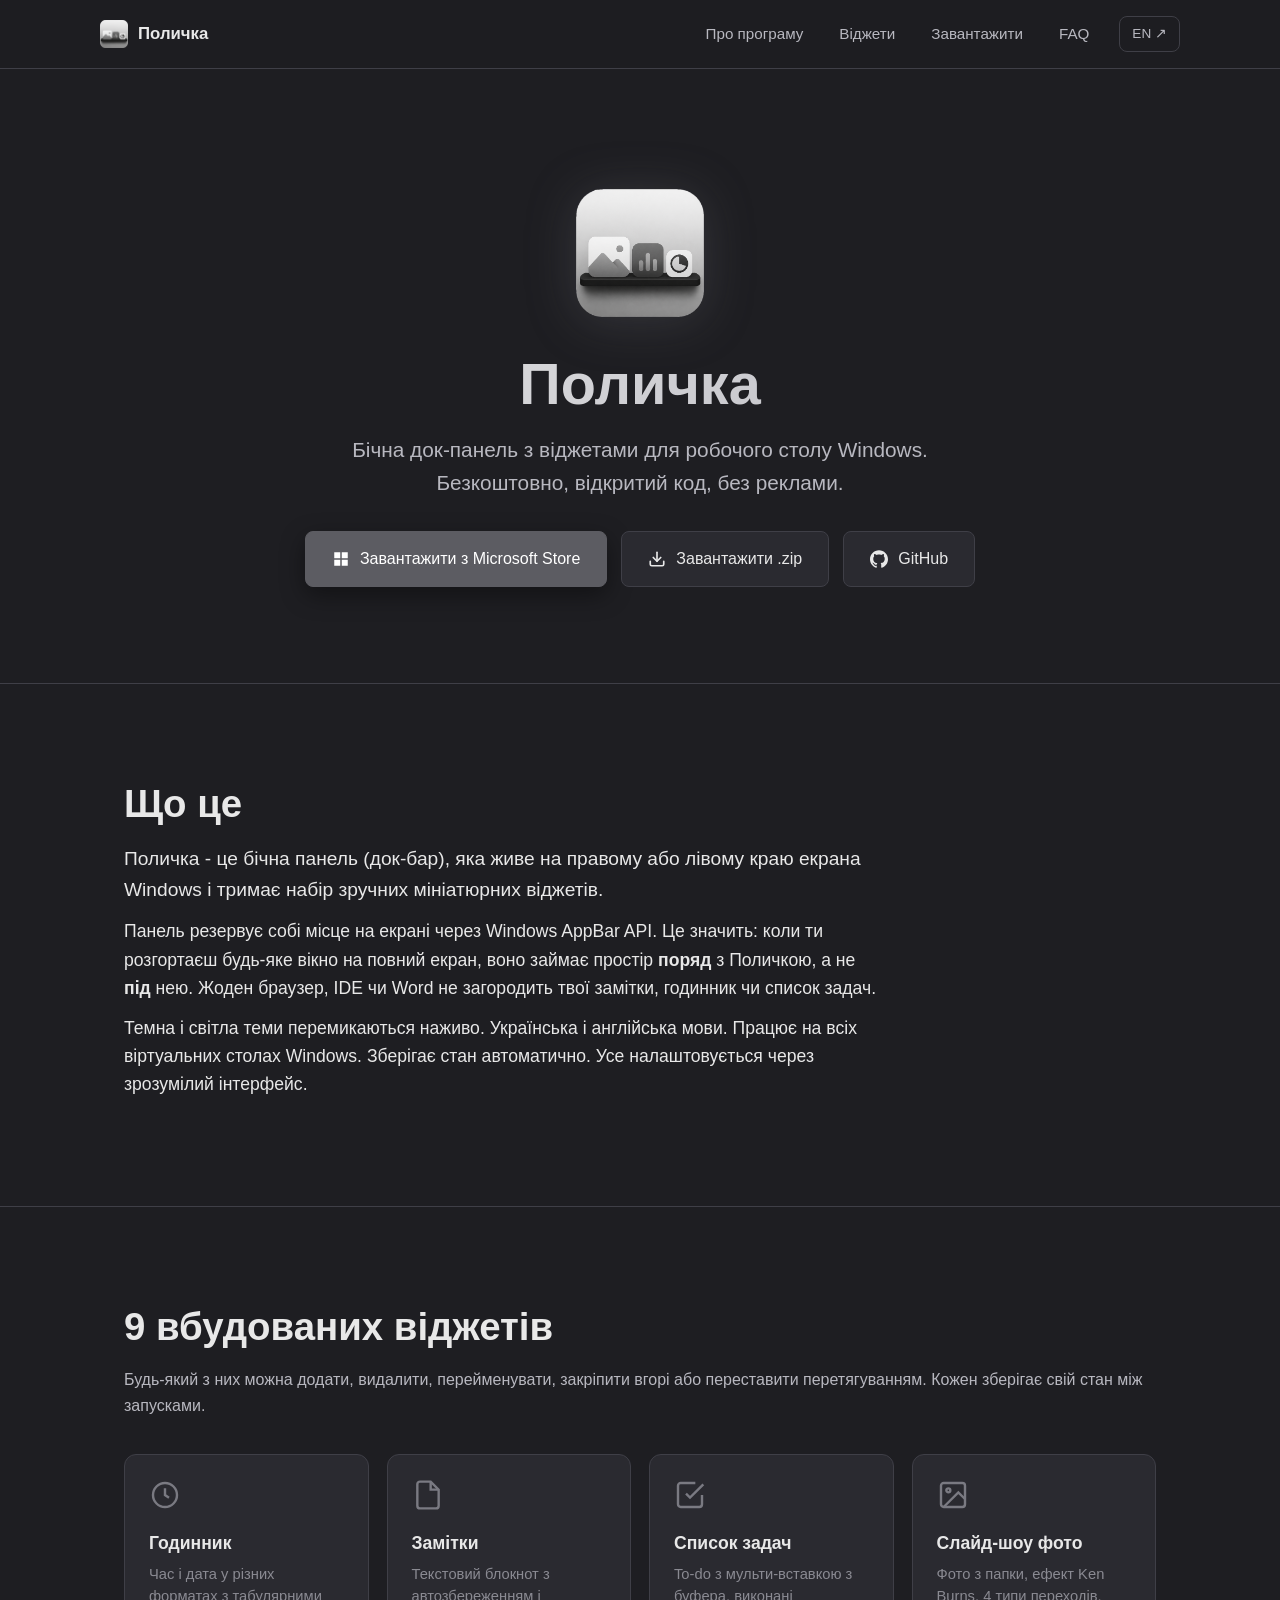
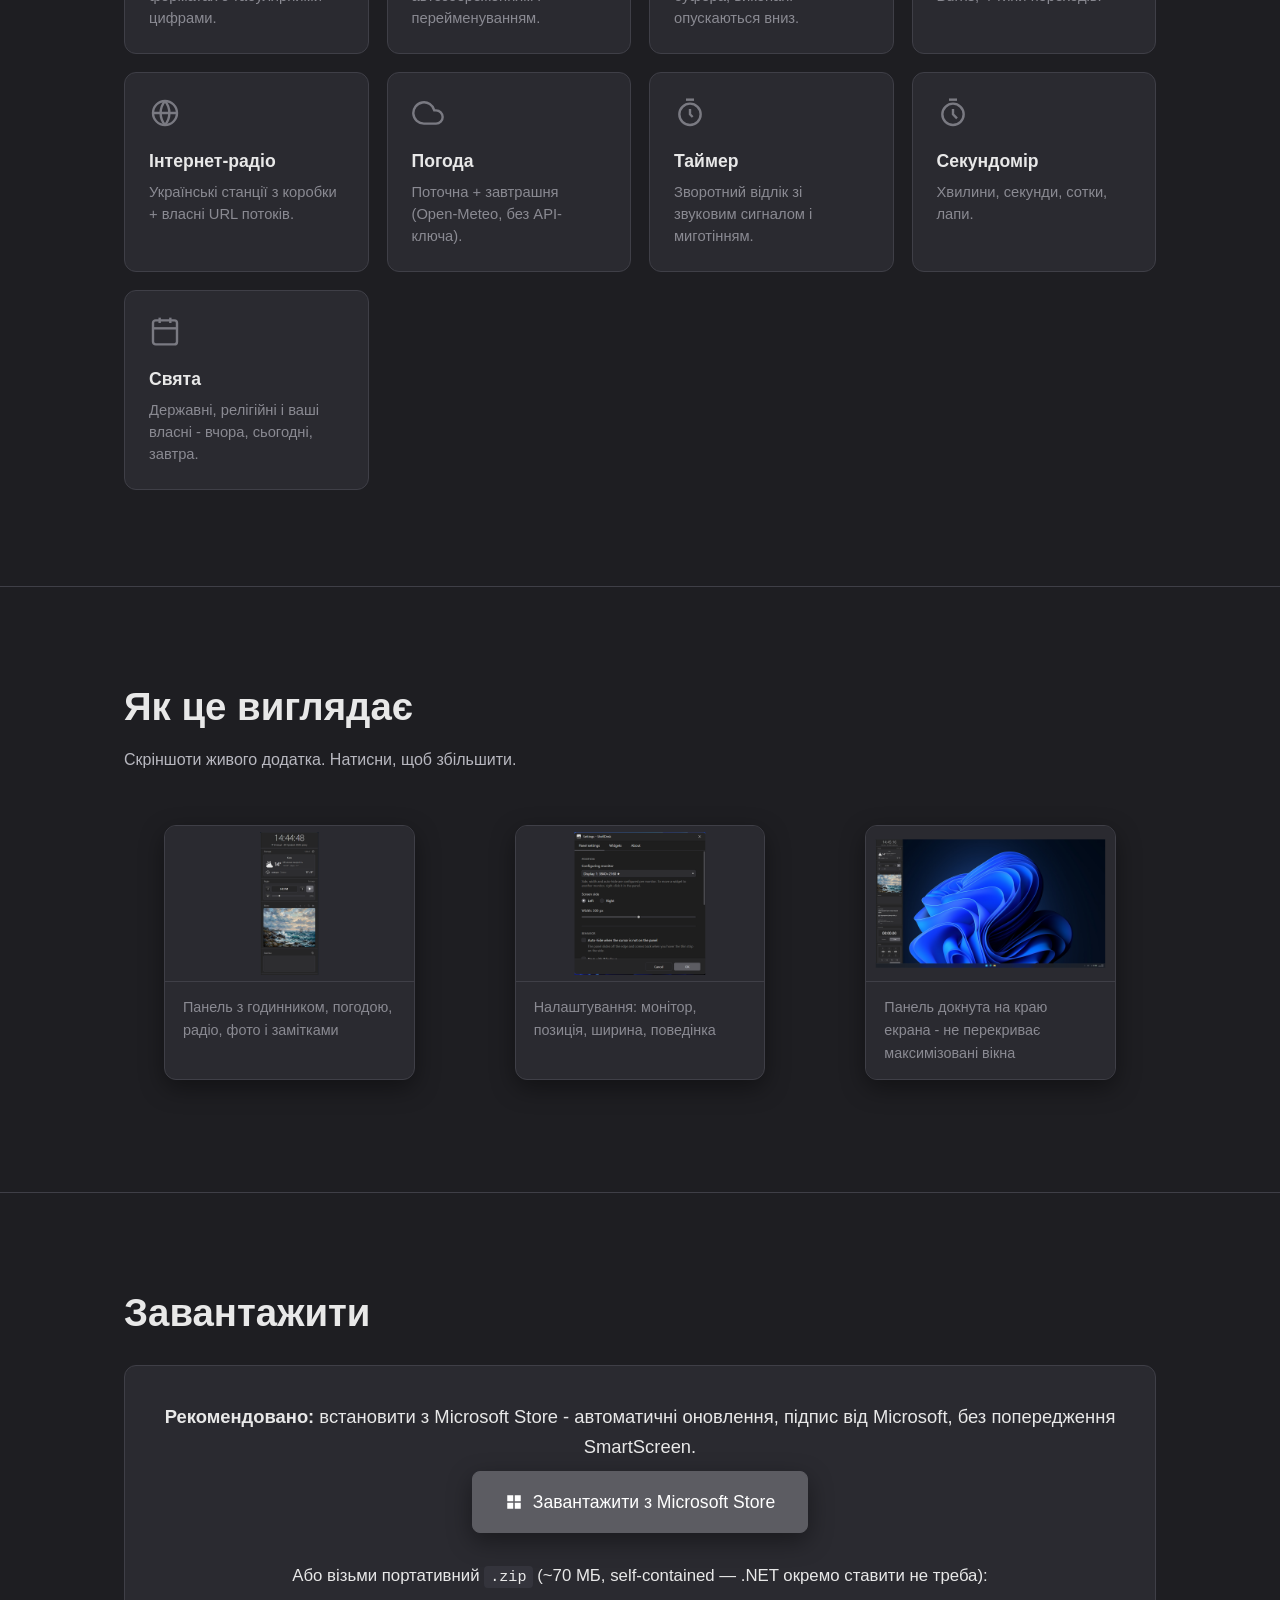
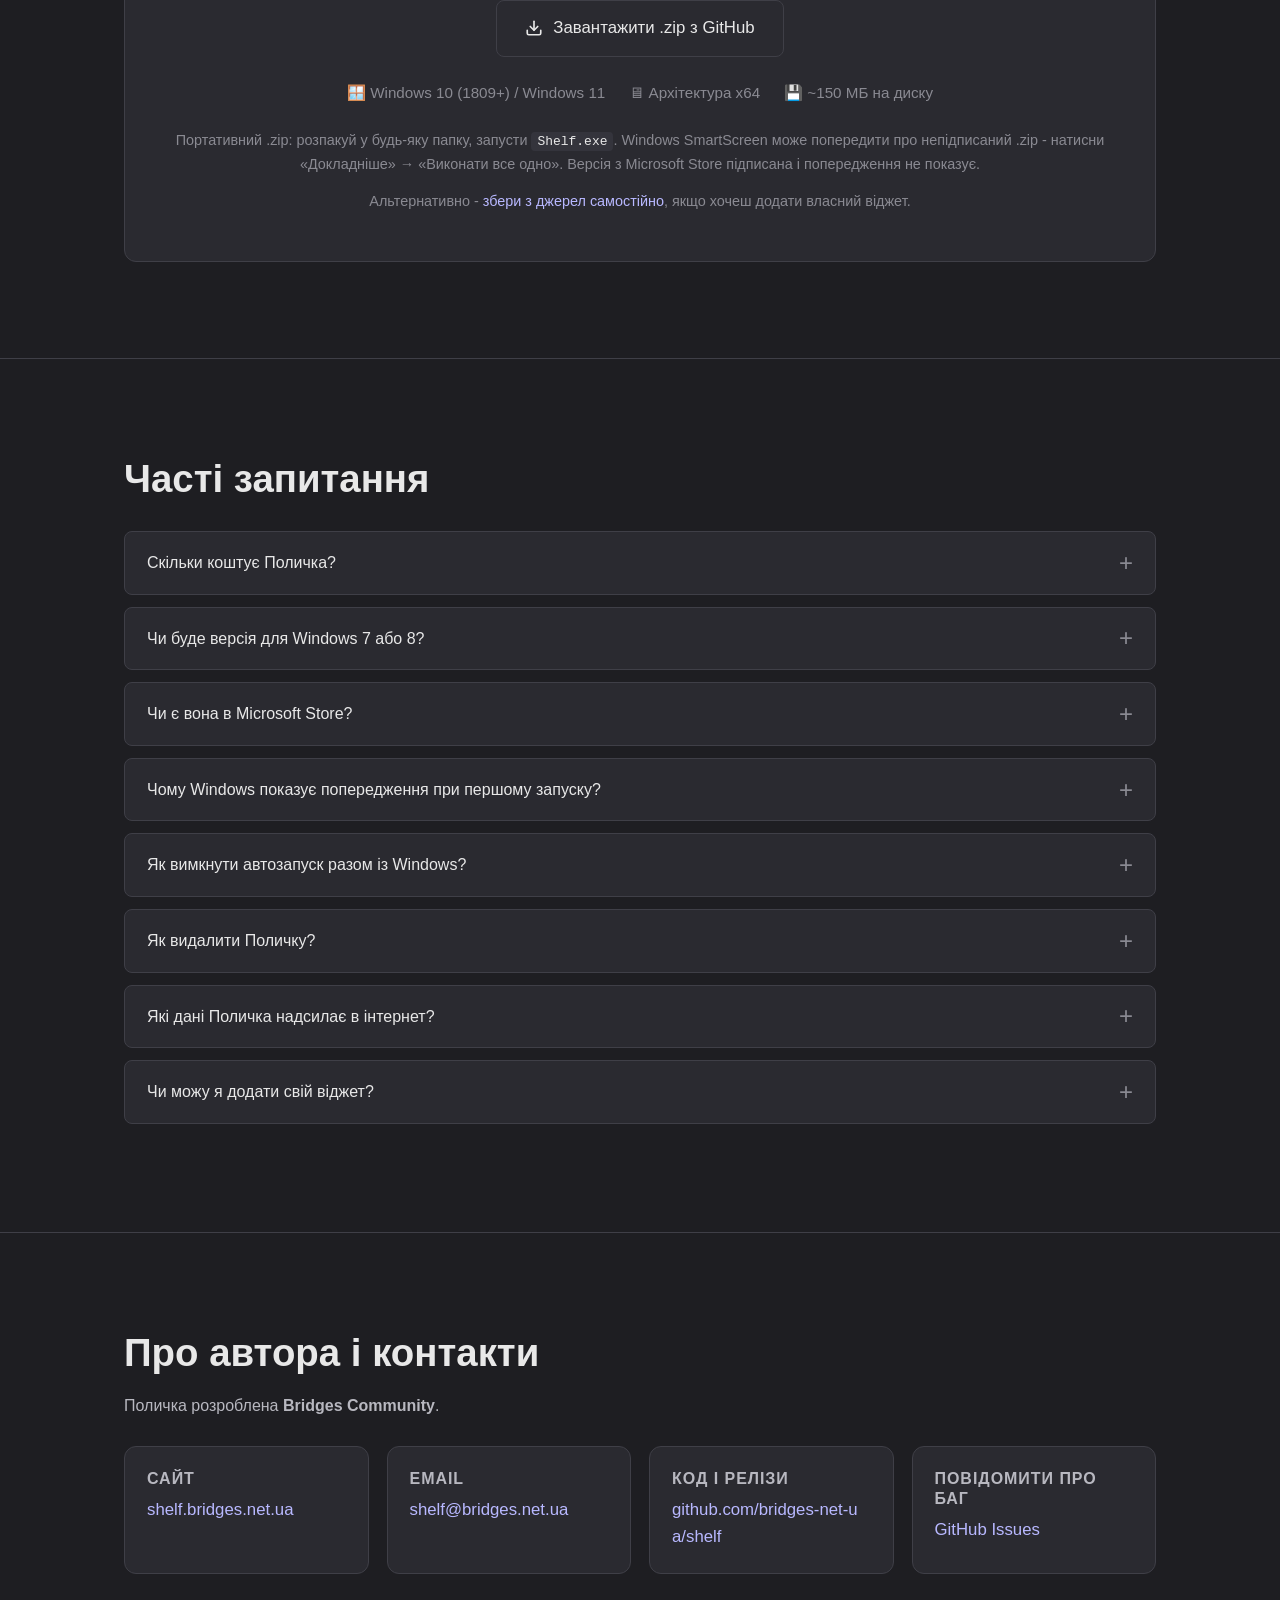
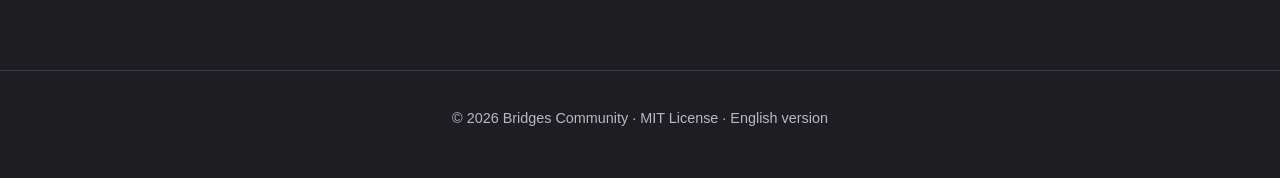
<file: docs/index.html>
<!DOCTYPE html>
<html lang="uk">
<head>
  <meta charset="UTF-8">
  <meta name="viewport" content="width=device-width, initial-scale=1.0">
  <title>Поличка - док-панель з віджетами для Windows</title>
  <meta name="description" content="Поличка - безкоштовна open-source док-панель для робочого столу Windows. 9 вбудованих віджетів: годинник, замітки, задачі, фото, радіо, погода, таймер, секундомір, свята.">
  <meta name="author" content="Bridges Community">
  <meta name="theme-color" content="#1E1E22">

  <!-- Open Graph -->
  <meta property="og:type" content="website">
  <meta property="og:url" content="https://shelf.bridges.net.ua/">
  <meta property="og:title" content="Поличка - док-панель з віджетами для Windows">
  <meta property="og:description" content="Безкоштовна open-source док-панель з 9 віджетами. Лежить на краю екрана, не заважає вікнам, і робить робочий стіл живим.">
  <meta property="og:image" content="https://shelf.bridges.net.ua/assets/og-image.png">
  <meta property="og:locale" content="uk_UA">
  <meta property="og:locale:alternate" content="en_US">

  <!-- Twitter -->
  <meta name="twitter:card" content="summary_large_image">
  <meta name="twitter:title" content="Поличка - док-панель з віджетами для Windows">
  <meta name="twitter:description" content="Безкоштовна open-source док-панель з 9 віджетами для робочого столу Windows.">
  <meta name="twitter:image" content="https://shelf.bridges.net.ua/assets/og-image.png">

  <link rel="icon" type="image/x-icon" href="assets/favicon.ico">
  <link rel="alternate" hreflang="uk" href="https://shelf.bridges.net.ua/">
  <link rel="alternate" hreflang="en" href="https://shelf.bridges.net.ua/en/">
  <link rel="canonical" href="https://shelf.bridges.net.ua/">
  <link rel="stylesheet" href="style.css">
</head>
<body>

<header class="site-header">
  <div class="container nav">
    <a href="#top" class="brand">
      <img src="assets/logo.png" alt="" aria-hidden="true">
      <span>Поличка</span>
    </a>
    <nav class="nav-links" aria-label="Основне меню">
      <a href="#about">Про програму</a>
      <a href="#widgets">Віджети</a>
      <a href="#download">Завантажити</a>
      <a href="#faq">FAQ</a>
      <a href="en/" class="lang-switch" lang="en">EN ↗</a>
    </nav>
  </div>
</header>

<main id="top">

  <!-- HERO -->
  <section class="hero">
    <div class="container">
      <img src="assets/logo.png" alt="Логотип Поличка" class="hero-logo">
      <h1>Поличка</h1>
      <p class="tagline">Бічна док-панель з віджетами для робочого столу Windows. Безкоштовно, відкритий код, без реклами.</p>
      <div class="hero-actions">
        <a href="https://apps.microsoft.com/detail/9NFC2DKPQDLJ" class="btn btn-primary">
          <svg class="icon" viewBox="0 0 24 24" fill="currentColor"><path d="M3 3h8v8H3zM13 3h8v8h-8zM3 13h8v8H3zM13 13h8v8h-8z"/></svg>
          Завантажити з Microsoft Store
        </a>
        <a href="https://github.com/bridges-net-ua/shelf/releases/latest" class="btn btn-secondary">
          <svg class="icon" viewBox="0 0 24 24" fill="none" stroke="currentColor" stroke-width="2.2" stroke-linecap="round" stroke-linejoin="round"><path d="M21 15v4a2 2 0 0 1-2 2H5a2 2 0 0 1-2-2v-4"/><polyline points="7 10 12 15 17 10"/><line x1="12" y1="15" x2="12" y2="3"/></svg>
          Завантажити .zip
        </a>
        <a href="https://github.com/bridges-net-ua/shelf" class="btn btn-secondary">
          <svg class="icon" viewBox="0 0 24 24" fill="currentColor"><path d="M12 .297c-6.63 0-12 5.373-12 12 0 5.303 3.438 9.8 8.205 11.385.6.113.82-.258.82-.577 0-.285-.01-1.04-.015-2.04-3.338.724-4.042-1.61-4.042-1.61C4.422 18.07 3.633 17.7 3.633 17.7c-1.087-.744.084-.729.084-.729 1.205.084 1.838 1.236 1.838 1.236 1.07 1.835 2.809 1.305 3.495.998.108-.776.417-1.305.76-1.605-2.665-.3-5.466-1.332-5.466-5.93 0-1.31.465-2.38 1.235-3.22-.135-.303-.54-1.523.105-3.176 0 0 1.005-.322 3.3 1.23.96-.267 1.98-.4 3-.405 1.02.005 2.04.138 3 .405 2.28-1.552 3.285-1.23 3.285-1.23.645 1.653.24 2.873.12 3.176.765.84 1.23 1.91 1.23 3.22 0 4.61-2.805 5.625-5.475 5.92.42.36.81 1.096.81 2.22 0 1.606-.015 2.896-.015 3.286 0 .315.21.69.825.57C20.565 22.092 24 17.592 24 12.297c0-6.627-5.373-12-12-12"/></svg>
          GitHub
        </a>
      </div>
    </div>
  </section>

  <!-- ABOUT -->
  <section id="about" class="about">
    <div class="container">
      <h2>Що це</h2>
      <p class="lead">Поличка - це бічна панель (док-бар), яка живе на правому або лівому краю екрана Windows і тримає набір зручних мініатюрних віджетів.</p>
      <p>Панель резервує собі місце на екрані через Windows AppBar API. Це значить: коли ти розгортаєш будь-яке вікно на повний екран, воно займає простір <strong>поряд</strong> з Поличкою, а не <strong>під</strong> нею. Жоден браузер, IDE чи Word не загородить твої замітки, годинник чи список задач.</p>
      <p>Темна і світла теми перемикаються наживо. Українська і англійська мови. Працює на всіх віртуальних столах Windows. Зберігає стан автоматично. Усе налаштовується через зрозумілий інтерфейс.</p>
    </div>
  </section>

  <!-- WIDGETS -->
  <section id="widgets">
    <div class="container">
      <h2>9 вбудованих віджетів</h2>
      <p>Будь-який з них можна додати, видалити, перейменувати, закріпити вгорі або переставити перетягуванням. Кожен зберігає свій стан між запусками.</p>

      <div class="widgets-grid">
        <div class="widget-card">
          <svg class="widget-icon" viewBox="0 0 24 24" fill="none" stroke="currentColor" stroke-width="1.8"><circle cx="12" cy="12" r="9"/><polyline points="12 7 12 12 15 14"/></svg>
          <h3>Годинник</h3>
          <p>Час і дата у різних форматах з табулярними цифрами.</p>
        </div>

        <div class="widget-card">
          <svg class="widget-icon" viewBox="0 0 24 24" fill="none" stroke="currentColor" stroke-width="1.8"><path d="M14 2H6a2 2 0 0 0-2 2v16a2 2 0 0 0 2 2h12a2 2 0 0 0 2-2V8z"/><polyline points="14 2 14 8 20 8"/></svg>
          <h3>Замітки</h3>
          <p>Текстовий блокнот з автозбереженням і перейменуванням.</p>
        </div>

        <div class="widget-card">
          <svg class="widget-icon" viewBox="0 0 24 24" fill="none" stroke="currentColor" stroke-width="1.8"><polyline points="9 11 12 14 22 4"/><path d="M21 12v7a2 2 0 0 1-2 2H5a2 2 0 0 1-2-2V5a2 2 0 0 1 2-2h11"/></svg>
          <h3>Список задач</h3>
          <p>To-do з мульти-вставкою з буфера, виконані опускаються вниз.</p>
        </div>

        <div class="widget-card">
          <svg class="widget-icon" viewBox="0 0 24 24" fill="none" stroke="currentColor" stroke-width="1.8"><rect x="3" y="3" width="18" height="18" rx="2"/><circle cx="8.5" cy="8.5" r="1.5"/><polyline points="21 15 16 10 5 21"/></svg>
          <h3>Слайд-шоу фото</h3>
          <p>Фото з папки, ефект Ken Burns, 4 типи переходів.</p>
        </div>

        <div class="widget-card">
          <svg class="widget-icon" viewBox="0 0 24 24" fill="none" stroke="currentColor" stroke-width="1.8"><circle cx="12" cy="12" r="9"/><path d="M3 12h18M12 3a14 14 0 0 1 0 18M12 3a14 14 0 0 0 0 18"/></svg>
          <h3>Інтернет-радіо</h3>
          <p>Українські станції з коробки + власні URL потоків.</p>
        </div>

        <div class="widget-card">
          <svg class="widget-icon" viewBox="0 0 24 24" fill="none" stroke="currentColor" stroke-width="1.8"><path d="M18 10h-1.26A8 8 0 1 0 9 20h9a5 5 0 0 0 0-10z"/></svg>
          <h3>Погода</h3>
          <p>Поточна + завтрашня (Open-Meteo, без API-ключа).</p>
        </div>

        <div class="widget-card">
          <svg class="widget-icon" viewBox="0 0 24 24" fill="none" stroke="currentColor" stroke-width="1.8"><circle cx="12" cy="13" r="8"/><polyline points="12 9 12 13 14 15"/><path d="M9 2h6M12 21v0"/></svg>
          <h3>Таймер</h3>
          <p>Зворотний відлік зі звуковим сигналом і миготінням.</p>
        </div>

        <div class="widget-card">
          <svg class="widget-icon" viewBox="0 0 24 24" fill="none" stroke="currentColor" stroke-width="1.8"><circle cx="12" cy="13" r="8"/><polyline points="12 9 12 13 15 16"/><line x1="9" y1="2" x2="15" y2="2"/></svg>
          <h3>Секундомір</h3>
          <p>Хвилини, секунди, сотки, лапи.</p>
        </div>

        <div class="widget-card">
          <svg class="widget-icon" viewBox="0 0 24 24" fill="none" stroke="currentColor" stroke-width="1.8"><rect x="3" y="4" width="18" height="18" rx="2"/><line x1="16" y1="2" x2="16" y2="6"/><line x1="8" y1="2" x2="8" y2="6"/><line x1="3" y1="10" x2="21" y2="10"/></svg>
          <h3>Свята</h3>
          <p>Державні, релігійні і ваші власні - вчора, сьогодні, завтра.</p>
        </div>
      </div>
    </div>
  </section>

  <!-- SCREENSHOTS -->
  <section id="screenshots">
    <div class="container">
      <h2>Як це виглядає</h2>
      <p>Скріншоти живого додатка. Натисни, щоб збільшити.</p>

      <div class="screenshots">
        <figure class="screenshot">
          <img src="assets/screenshot-1.png" alt="Панель Поличка з віджетами">
          <figcaption>Панель з годинником, погодою, радіо, фото і замітками</figcaption>
        </figure>
        <figure class="screenshot">
          <img src="assets/screenshot-2.png" alt="Вікно налаштувань">
          <figcaption>Налаштування: монітор, позиція, ширина, поведінка</figcaption>
        </figure>
        <figure class="screenshot">
          <img src="assets/screenshot-3.png" alt="Поличка на робочому столі">
          <figcaption>Панель докнута на краю екрана - не перекриває максимізовані вікна</figcaption>
        </figure>
      </div>
    </div>
  </section>

  <!-- DOWNLOAD -->
  <section id="download">
    <div class="container">
      <h2>Завантажити</h2>

      <div class="download-box">
        <p style="font-size: 1.15rem; color: var(--text); margin-bottom: 10px;">
          <strong>Рекомендовано:</strong> встановити з Microsoft Store - автоматичні оновлення, підпис від Microsoft, без попередження SmartScreen.
        </p>
        <a href="https://apps.microsoft.com/detail/9NFC2DKPQDLJ" class="btn btn-primary" style="font-size: 1.1rem; padding: 16px 32px;">
          <svg class="icon" viewBox="0 0 24 24" fill="currentColor"><path d="M3 3h8v8H3zM13 3h8v8h-8zM3 13h8v8H3zM13 13h8v8h-8z"/></svg>
          Завантажити з Microsoft Store
        </a>

        <p style="font-size: 1.05rem; color: var(--text); margin: 30px 0 10px;">
          Або візьми портативний <code>.zip</code> (~70 МБ, self-contained — .NET окремо ставити не треба):
        </p>
        <a href="https://github.com/bridges-net-ua/shelf/releases/latest" class="btn btn-secondary" style="font-size: 1.05rem; padding: 14px 28px;">
          <svg class="icon" viewBox="0 0 24 24" fill="none" stroke="currentColor" stroke-width="2.2" stroke-linecap="round" stroke-linejoin="round"><path d="M21 15v4a2 2 0 0 1-2 2H5a2 2 0 0 1-2-2v-4"/><polyline points="7 10 12 15 17 10"/><line x1="12" y1="15" x2="12" y2="3"/></svg>
          Завантажити .zip з GitHub
        </a>
        <div class="platforms">
          <span>🪟 Windows 10 (1809+) / Windows 11</span>
          <span>🖥 Архітектура x64</span>
          <span>💾 ~150 МБ на диску</span>
        </div>
        <p style="font-size: 0.9rem; color: var(--text-muted); margin-top: 14px;">
          Портативний .zip: розпакуй у будь-яку папку, запусти <code>Shelf.exe</code>. Windows SmartScreen може попередити про непідписаний .zip - натисни «Докладніше» → «Виконати все одно». Версія з Microsoft Store підписана і попередження не показує.
        </p>
        <p style="font-size: 0.9rem; color: var(--text-muted); margin-top: 14px;">
          Альтернативно - <a href="https://github.com/bridges-net-ua/shelf#збірка-з-джерел">збери з джерел самостійно</a>, якщо хочеш додати власний віджет.
        </p>
      </div>
    </div>
  </section>

  <!-- FAQ -->
  <section id="faq">
    <div class="container">
      <h2>Часті запитання</h2>

      <div class="faq">
        <details>
          <summary>Скільки коштує Поличка?</summary>
          <p>Нічого. Програма безкоштовна і має відкритий код під ліцензією MIT. Жодних підписок, реклами, in-app покупок, телеметрії.</p>
        </details>

        <details>
          <summary>Чи буде версія для Windows 7 або 8?</summary>
          <p>Ні. Поличка побудована на .NET 8 і використовує сучасні WPF/Win32 API, які доступні з Windows 10 версії 1809 і пізніших. Підтримка старіших систем не планується.</p>
        </details>

        <details>
          <summary>Чи є вона в Microsoft Store?</summary>
          <p>Так - Поличка доступна в Microsoft Store: <a href="https://apps.microsoft.com/detail/9NFC2DKPQDLJ">apps.microsoft.com/detail/9NFC2DKPQDLJ</a>. Версія зі Store підписана Microsoft, оновлюється автоматично і не показує попередження SmartScreen. Портативний .zip на GitHub Releases теж залишається доступним.</p>
        </details>

        <details>
          <summary>Чому Windows показує попередження при першому запуску?</summary>
          <p>Попередження SmartScreen показує лише портативний .zip - бо він без комерційного підпису коду (Authenticode, ~$200-400/рік). Просто натисни «Докладніше» → «Виконати все одно», або встанови з Microsoft Store, де додаток підписаний Microsoft і попередження немає. Код повністю відкритий і доступний для аудиту на GitHub.</p>
        </details>

        <details>
          <summary>Як вимкнути автозапуск разом із Windows?</summary>
          <p>У Поличці: правий клік на панелі → Налаштування → вкладка «Налаштування панелі» → зніми галочку «Запускати разом з Windows».</p>
        </details>

        <details>
          <summary>Як видалити Поличку?</summary>
          <p>Закрий додаток (правий клік → Вийти з програми), видали папку, в яку розпакував zip. Якщо хочеш видалити збережені налаштування - також прибери теку <code>%APPDATA%\Shelf\</code>.</p>
        </details>

        <details>
          <summary>Які дані Поличка надсилає в інтернет?</summary>
          <p>Тільки те, що потрібно віджетам: запити на сервери радіостанцій (якщо граєш радіо), запити на api.open-meteo.com (якщо віджет погоди активний). Жодної телеметрії, аналітики чи персональних даних. Налаштування зберігаються лише локально.</p>
        </details>

        <details>
          <summary>Чи можу я додати свій віджет?</summary>
          <p>Так! Архітектура спеціально для цього. Кожен віджет - окремий C# проект, що компілюється у DLL поруч з основним додатком. Дивись <a href="https://github.com/bridges-net-ua/shelf/blob/main/CONTRIBUTING.md">CONTRIBUTING.md</a> - там покрокова інструкція.</p>
        </details>
      </div>
    </div>
  </section>

  <!-- CONTACTS -->
  <section id="contacts">
    <div class="container">
      <h2>Про автора і контакти</h2>
      <p>Поличка розроблена <strong>Bridges Community</strong>.</p>

      <div class="contacts">
        <div class="contact-card">
          <h3>Сайт</h3>
          <a href="https://shelf.bridges.net.ua/">shelf.bridges.net.ua</a>
        </div>
        <div class="contact-card">
          <h3>Email</h3>
          <a href="mailto:shelf@bridges.net.ua">shelf@bridges.net.ua</a>
        </div>
        <div class="contact-card">
          <h3>Код і релізи</h3>
          <a href="https://github.com/bridges-net-ua/shelf">github.com/bridges-net-ua/shelf</a>
        </div>
        <div class="contact-card">
          <h3>Повідомити про баг</h3>
          <a href="https://github.com/bridges-net-ua/shelf/issues">GitHub Issues</a>
        </div>
      </div>
    </div>
  </section>

</main>

<footer class="site-footer">
  <div class="container">
    <p>© 2026 Bridges Community · <a href="https://github.com/bridges-net-ua/shelf/blob/main/LICENSE">MIT License</a> · <a href="en/" lang="en">English version</a></p>
  </div>
</footer>

</body>
</html>
</file>
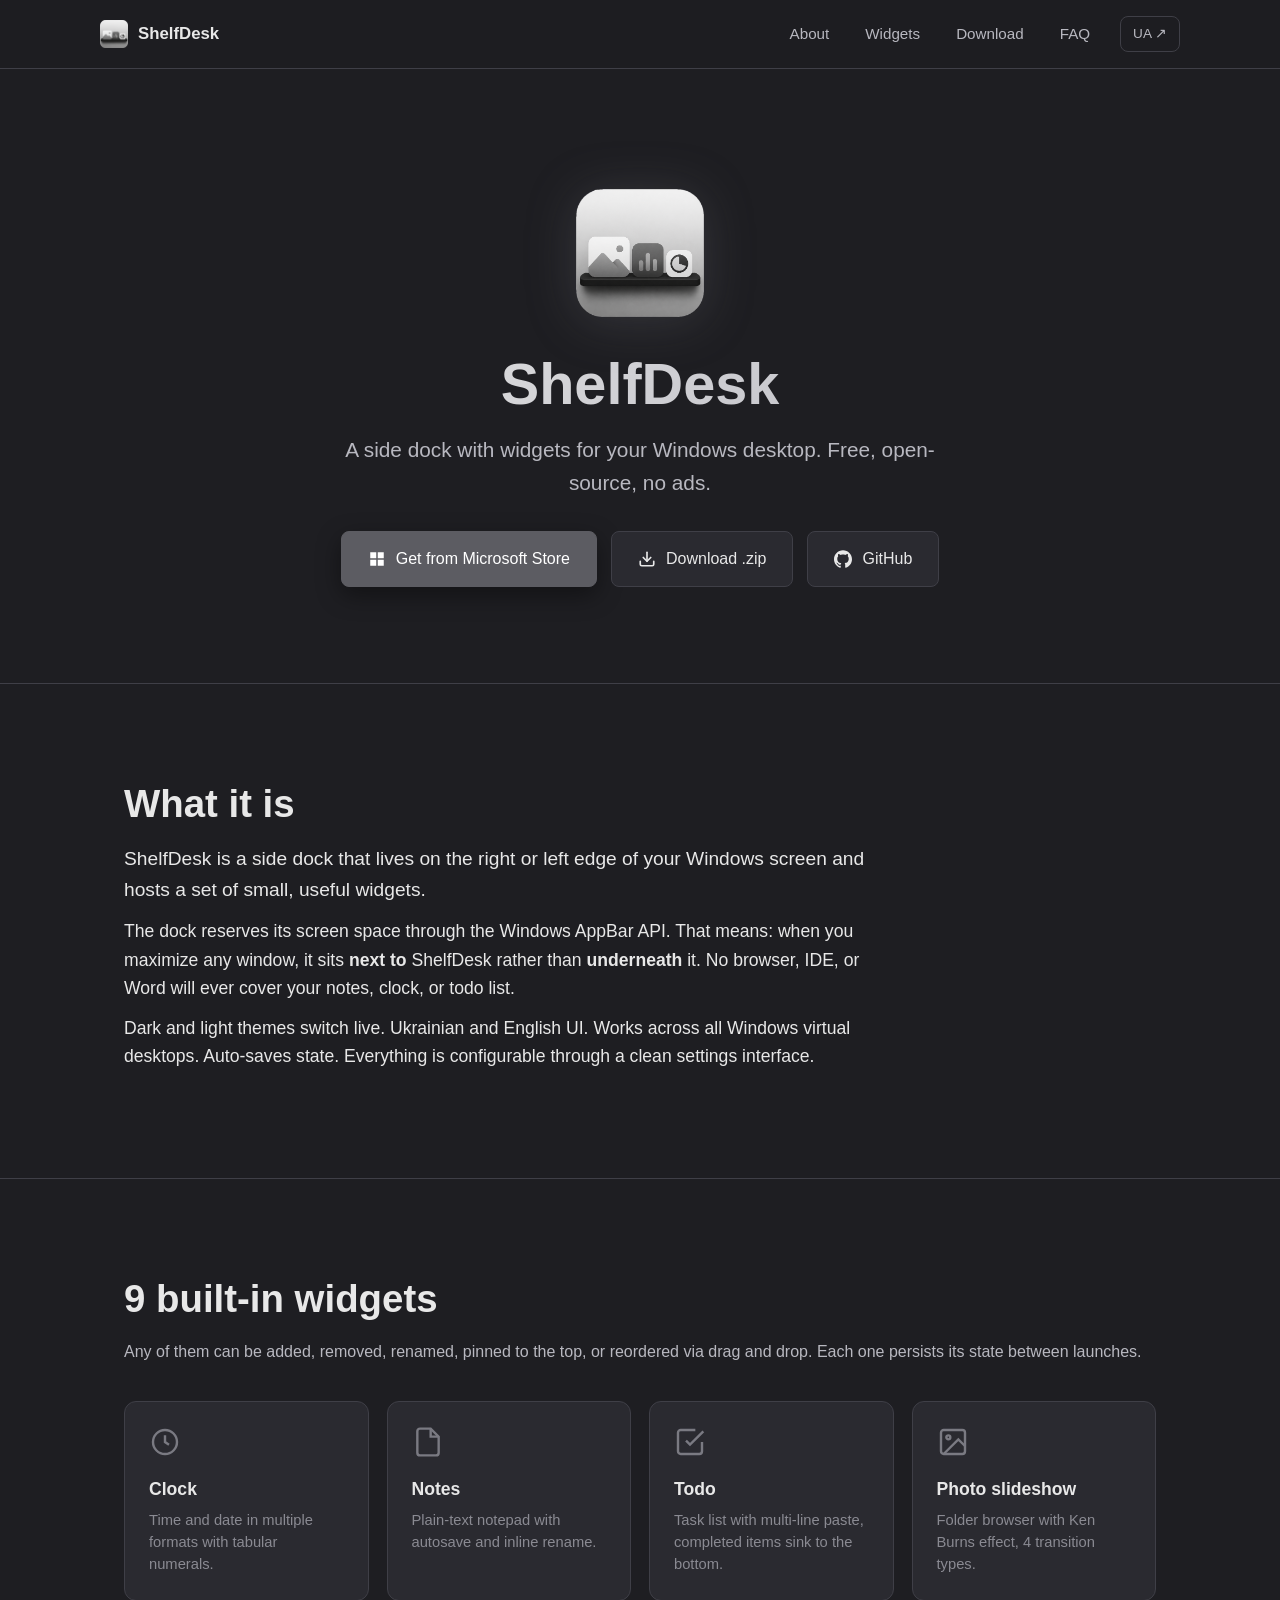
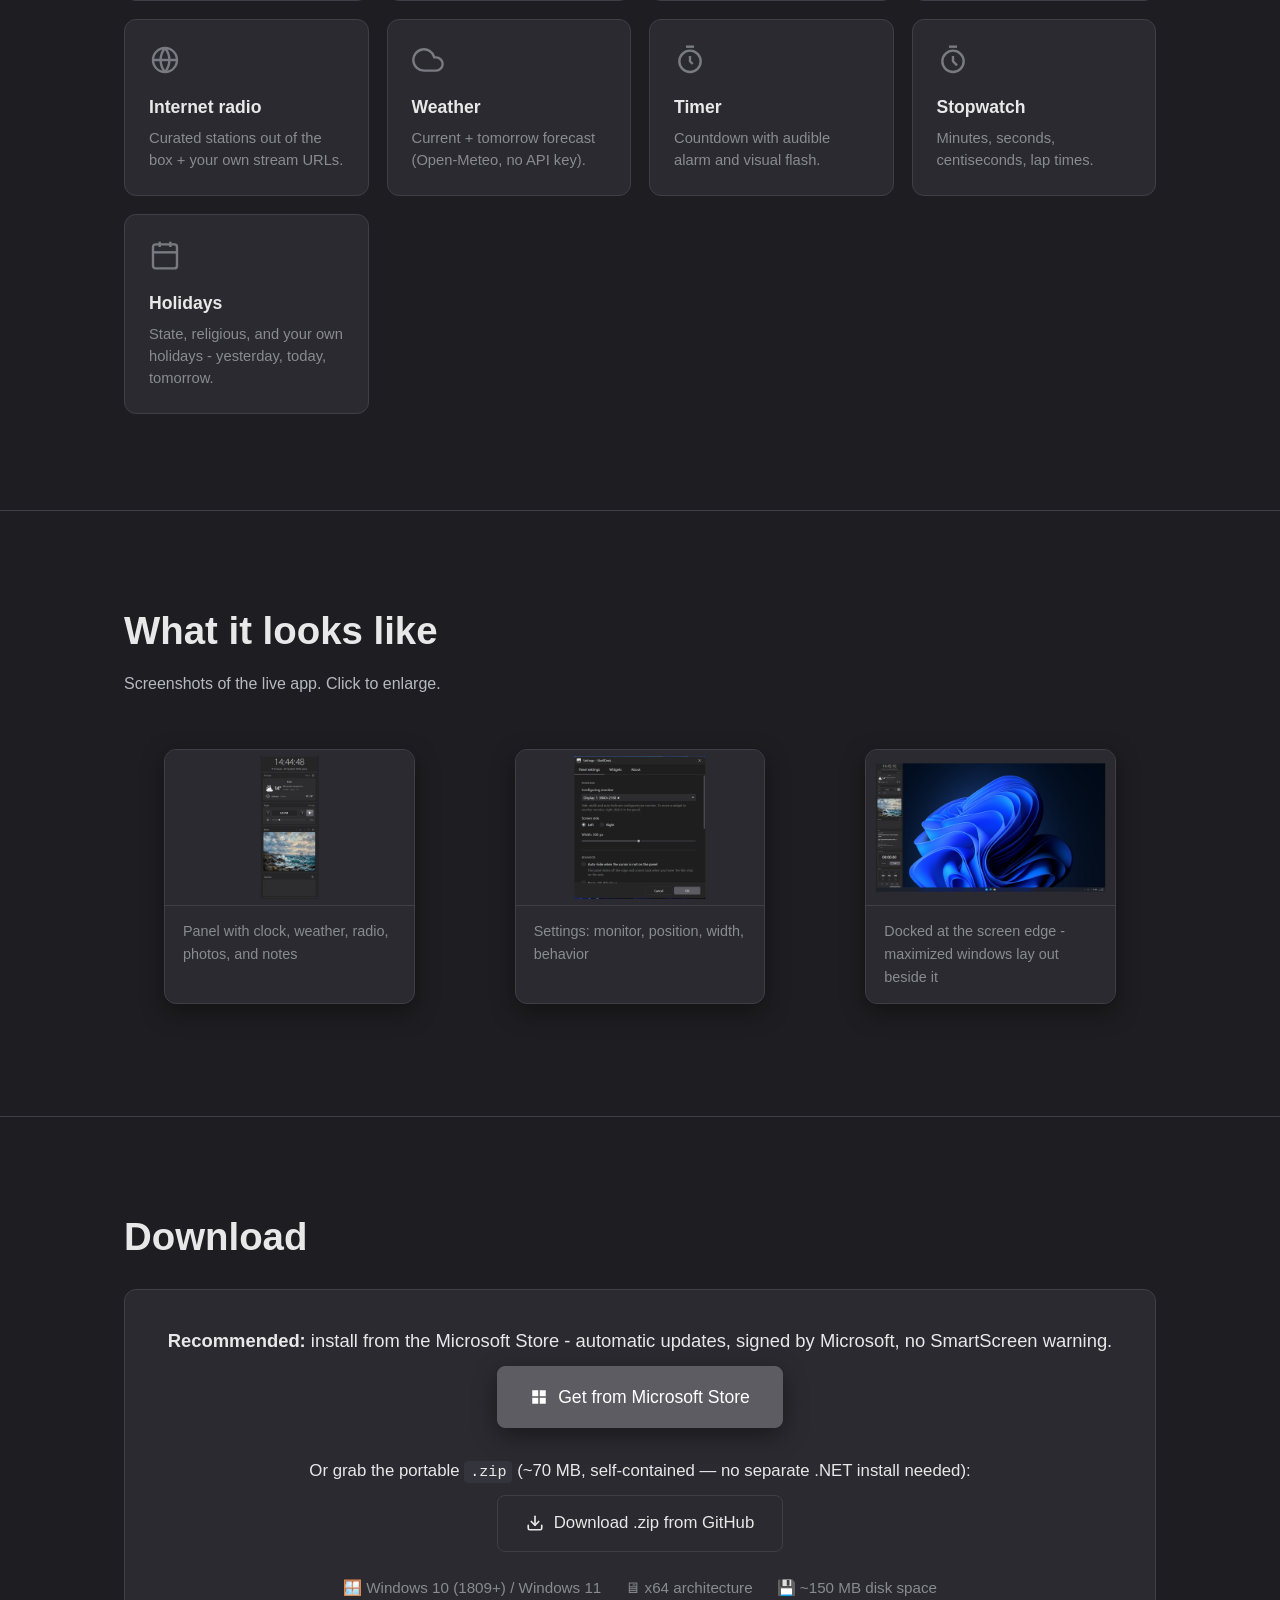
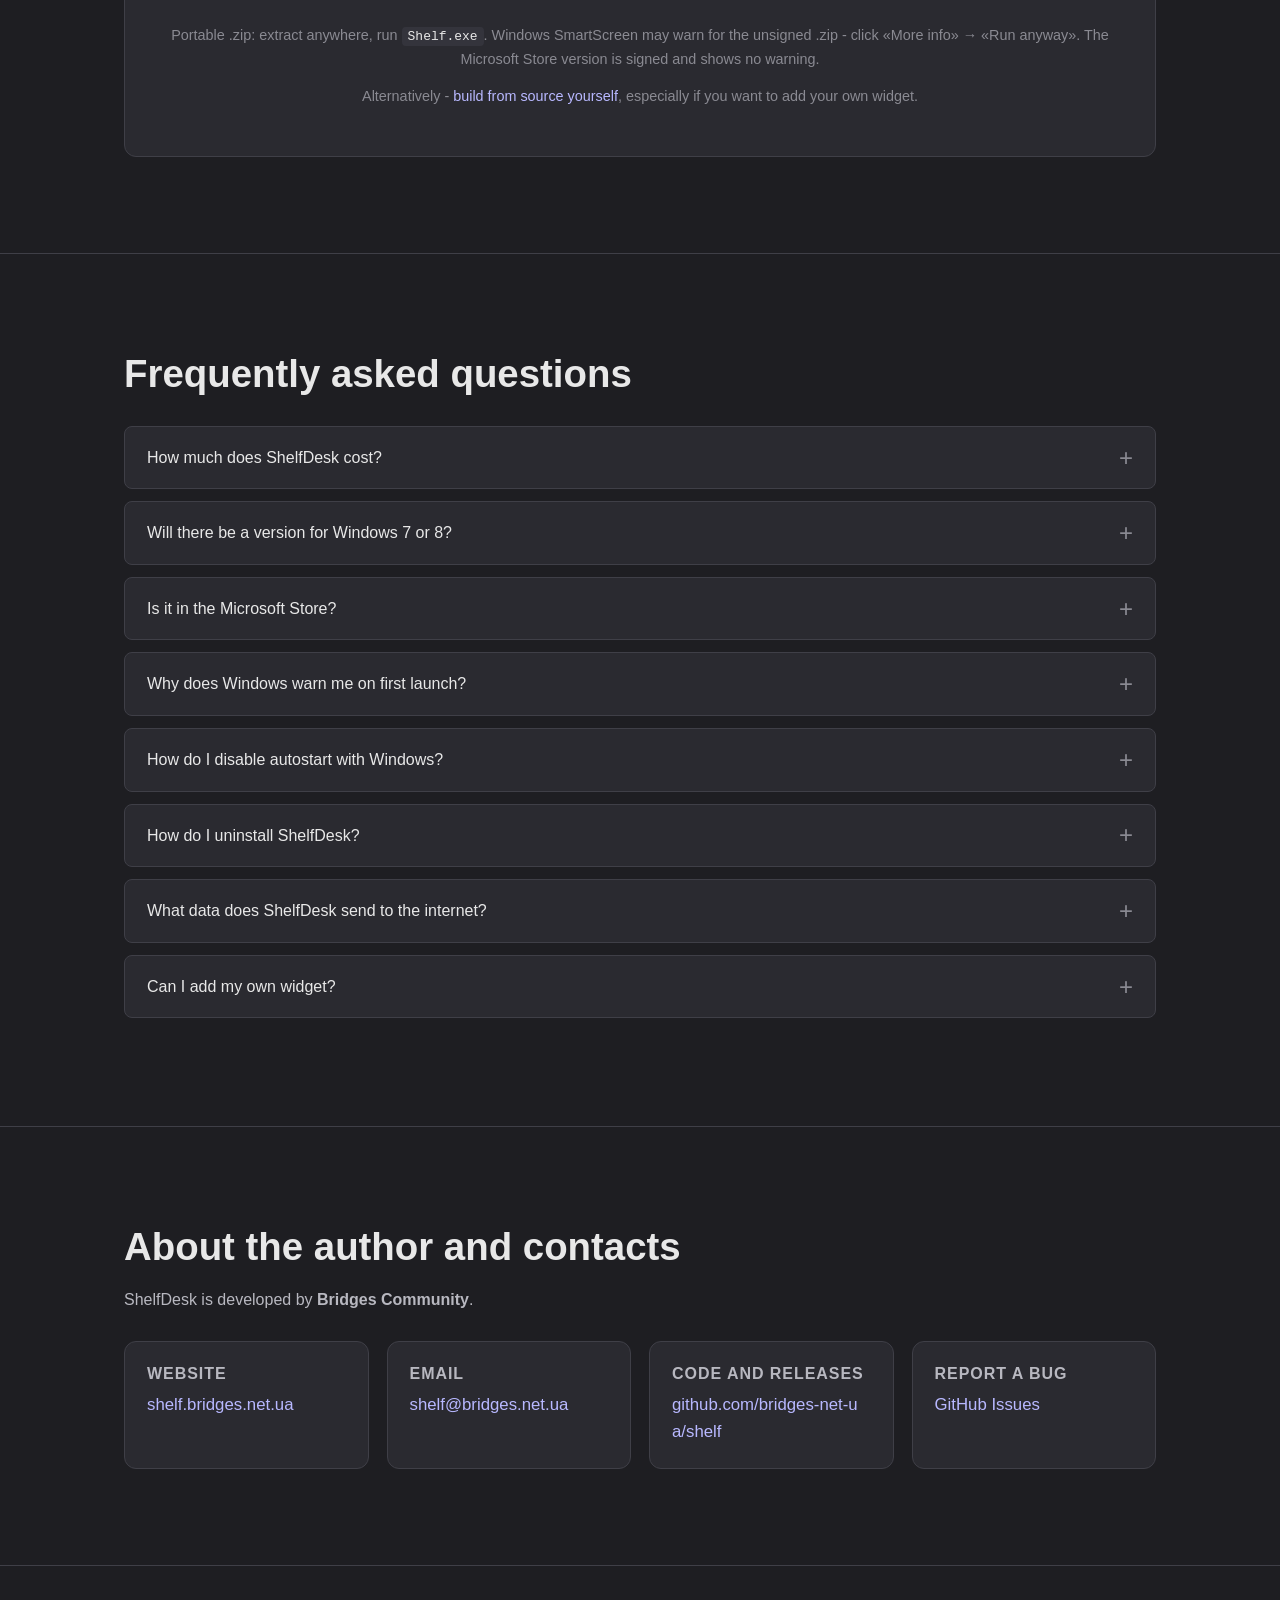
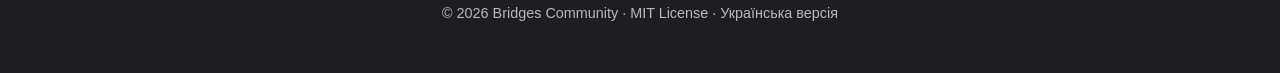
<file: docs/en/index.html>
<!DOCTYPE html>
<html lang="en">
<head>
  <meta charset="UTF-8">
  <meta name="viewport" content="width=device-width, initial-scale=1.0">
  <title>ShelfDesk (Shelf) - widget dock for Windows desktop</title>
  <meta name="description" content="ShelfDesk is a free, open-source widget dock for the Windows desktop. 9 built-in widgets: clock, notes, todo, photos, radio, weather, timer, stopwatch, holidays.">
  <meta name="author" content="Bridges Community">
  <meta name="theme-color" content="#1E1E22">

  <!-- Open Graph -->
  <meta property="og:type" content="website">
  <meta property="og:url" content="https://shelf.bridges.net.ua/en/">
  <meta property="og:title" content="ShelfDesk - widget dock for Windows desktop">
  <meta property="og:description" content="Free open-source widget dock with 9 built-in widgets. Lives on the screen edge, never covered by maximized windows.">
  <meta property="og:image" content="https://shelf.bridges.net.ua/assets/og-image.png">
  <meta property="og:locale" content="en_US">
  <meta property="og:locale:alternate" content="uk_UA">

  <!-- Twitter -->
  <meta name="twitter:card" content="summary_large_image">
  <meta name="twitter:title" content="ShelfDesk - widget dock for Windows">
  <meta name="twitter:description" content="Free open-source widget dock with 9 built-in widgets for the Windows desktop.">
  <meta name="twitter:image" content="https://shelf.bridges.net.ua/assets/og-image.png">

  <link rel="icon" type="image/x-icon" href="../assets/favicon.ico">
  <link rel="alternate" hreflang="uk" href="https://shelf.bridges.net.ua/">
  <link rel="alternate" hreflang="en" href="https://shelf.bridges.net.ua/en/">
  <link rel="canonical" href="https://shelf.bridges.net.ua/en/">
  <link rel="stylesheet" href="../style.css">
</head>
<body>

<header class="site-header">
  <div class="container nav">
    <a href="#top" class="brand">
      <img src="../assets/logo.png" alt="" aria-hidden="true">
      <span>ShelfDesk</span>
    </a>
    <nav class="nav-links" aria-label="Main menu">
      <a href="#about">About</a>
      <a href="#widgets">Widgets</a>
      <a href="#download">Download</a>
      <a href="#faq">FAQ</a>
      <a href="../" class="lang-switch" lang="uk">UA ↗</a>
    </nav>
  </div>
</header>

<main id="top">

  <!-- HERO -->
  <section class="hero">
    <div class="container">
      <img src="../assets/logo.png" alt="ShelfDesk logo" class="hero-logo">
      <h1>ShelfDesk</h1>
      <p class="tagline">A side dock with widgets for your Windows desktop. Free, open-source, no ads.</p>
      <div class="hero-actions">
        <a href="https://apps.microsoft.com/detail/9NFC2DKPQDLJ" class="btn btn-primary">
          <svg class="icon" viewBox="0 0 24 24" fill="currentColor"><path d="M3 3h8v8H3zM13 3h8v8h-8zM3 13h8v8H3zM13 13h8v8h-8z"/></svg>
          Get from Microsoft Store
        </a>
        <a href="https://github.com/bridges-net-ua/shelf/releases/latest" class="btn btn-secondary">
          <svg class="icon" viewBox="0 0 24 24" fill="none" stroke="currentColor" stroke-width="2.2" stroke-linecap="round" stroke-linejoin="round"><path d="M21 15v4a2 2 0 0 1-2 2H5a2 2 0 0 1-2-2v-4"/><polyline points="7 10 12 15 17 10"/><line x1="12" y1="15" x2="12" y2="3"/></svg>
          Download .zip
        </a>
        <a href="https://github.com/bridges-net-ua/shelf" class="btn btn-secondary">
          <svg class="icon" viewBox="0 0 24 24" fill="currentColor"><path d="M12 .297c-6.63 0-12 5.373-12 12 0 5.303 3.438 9.8 8.205 11.385.6.113.82-.258.82-.577 0-.285-.01-1.04-.015-2.04-3.338.724-4.042-1.61-4.042-1.61C4.422 18.07 3.633 17.7 3.633 17.7c-1.087-.744.084-.729.084-.729 1.205.084 1.838 1.236 1.838 1.236 1.07 1.835 2.809 1.305 3.495.998.108-.776.417-1.305.76-1.605-2.665-.3-5.466-1.332-5.466-5.93 0-1.31.465-2.38 1.235-3.22-.135-.303-.54-1.523.105-3.176 0 0 1.005-.322 3.3 1.23.96-.267 1.98-.4 3-.405 1.02.005 2.04.138 3 .405 2.28-1.552 3.285-1.23 3.285-1.23.645 1.653.24 2.873.12 3.176.765.84 1.23 1.91 1.23 3.22 0 4.61-2.805 5.625-5.475 5.92.42.36.81 1.096.81 2.22 0 1.606-.015 2.896-.015 3.286 0 .315.21.69.825.57C20.565 22.092 24 17.592 24 12.297c0-6.627-5.373-12-12-12"/></svg>
          GitHub
        </a>
      </div>
    </div>
  </section>

  <!-- ABOUT -->
  <section id="about" class="about">
    <div class="container">
      <h2>What it is</h2>
      <p class="lead">ShelfDesk is a side dock that lives on the right or left edge of your Windows screen and hosts a set of small, useful widgets.</p>
      <p>The dock reserves its screen space through the Windows AppBar API. That means: when you maximize any window, it sits <strong>next to</strong> ShelfDesk rather than <strong>underneath</strong> it. No browser, IDE, or Word will ever cover your notes, clock, or todo list.</p>
      <p>Dark and light themes switch live. Ukrainian and English UI. Works across all Windows virtual desktops. Auto-saves state. Everything is configurable through a clean settings interface.</p>
    </div>
  </section>

  <!-- WIDGETS -->
  <section id="widgets">
    <div class="container">
      <h2>9 built-in widgets</h2>
      <p>Any of them can be added, removed, renamed, pinned to the top, or reordered via drag and drop. Each one persists its state between launches.</p>

      <div class="widgets-grid">
        <div class="widget-card">
          <svg class="widget-icon" viewBox="0 0 24 24" fill="none" stroke="currentColor" stroke-width="1.8"><circle cx="12" cy="12" r="9"/><polyline points="12 7 12 12 15 14"/></svg>
          <h3>Clock</h3>
          <p>Time and date in multiple formats with tabular numerals.</p>
        </div>

        <div class="widget-card">
          <svg class="widget-icon" viewBox="0 0 24 24" fill="none" stroke="currentColor" stroke-width="1.8"><path d="M14 2H6a2 2 0 0 0-2 2v16a2 2 0 0 0 2 2h12a2 2 0 0 0 2-2V8z"/><polyline points="14 2 14 8 20 8"/></svg>
          <h3>Notes</h3>
          <p>Plain-text notepad with autosave and inline rename.</p>
        </div>

        <div class="widget-card">
          <svg class="widget-icon" viewBox="0 0 24 24" fill="none" stroke="currentColor" stroke-width="1.8"><polyline points="9 11 12 14 22 4"/><path d="M21 12v7a2 2 0 0 1-2 2H5a2 2 0 0 1-2-2V5a2 2 0 0 1 2-2h11"/></svg>
          <h3>Todo</h3>
          <p>Task list with multi-line paste, completed items sink to the bottom.</p>
        </div>

        <div class="widget-card">
          <svg class="widget-icon" viewBox="0 0 24 24" fill="none" stroke="currentColor" stroke-width="1.8"><rect x="3" y="3" width="18" height="18" rx="2"/><circle cx="8.5" cy="8.5" r="1.5"/><polyline points="21 15 16 10 5 21"/></svg>
          <h3>Photo slideshow</h3>
          <p>Folder browser with Ken Burns effect, 4 transition types.</p>
        </div>

        <div class="widget-card">
          <svg class="widget-icon" viewBox="0 0 24 24" fill="none" stroke="currentColor" stroke-width="1.8"><circle cx="12" cy="12" r="9"/><path d="M3 12h18M12 3a14 14 0 0 1 0 18M12 3a14 14 0 0 0 0 18"/></svg>
          <h3>Internet radio</h3>
          <p>Curated stations out of the box + your own stream URLs.</p>
        </div>

        <div class="widget-card">
          <svg class="widget-icon" viewBox="0 0 24 24" fill="none" stroke="currentColor" stroke-width="1.8"><path d="M18 10h-1.26A8 8 0 1 0 9 20h9a5 5 0 0 0 0-10z"/></svg>
          <h3>Weather</h3>
          <p>Current + tomorrow forecast (Open-Meteo, no API key).</p>
        </div>

        <div class="widget-card">
          <svg class="widget-icon" viewBox="0 0 24 24" fill="none" stroke="currentColor" stroke-width="1.8"><circle cx="12" cy="13" r="8"/><polyline points="12 9 12 13 14 15"/><path d="M9 2h6M12 21v0"/></svg>
          <h3>Timer</h3>
          <p>Countdown with audible alarm and visual flash.</p>
        </div>

        <div class="widget-card">
          <svg class="widget-icon" viewBox="0 0 24 24" fill="none" stroke="currentColor" stroke-width="1.8"><circle cx="12" cy="13" r="8"/><polyline points="12 9 12 13 15 16"/><line x1="9" y1="2" x2="15" y2="2"/></svg>
          <h3>Stopwatch</h3>
          <p>Minutes, seconds, centiseconds, lap times.</p>
        </div>

        <div class="widget-card">
          <svg class="widget-icon" viewBox="0 0 24 24" fill="none" stroke="currentColor" stroke-width="1.8"><rect x="3" y="4" width="18" height="18" rx="2"/><line x1="16" y1="2" x2="16" y2="6"/><line x1="8" y1="2" x2="8" y2="6"/><line x1="3" y1="10" x2="21" y2="10"/></svg>
          <h3>Holidays</h3>
          <p>State, religious, and your own holidays - yesterday, today, tomorrow.</p>
        </div>
      </div>
    </div>
  </section>

  <!-- SCREENSHOTS -->
  <section id="screenshots">
    <div class="container">
      <h2>What it looks like</h2>
      <p>Screenshots of the live app. Click to enlarge.</p>

      <div class="screenshots">
        <figure class="screenshot">
          <img src="../assets/screenshot-1.png" alt="ShelfDesk panel with several widgets">
          <figcaption>Panel with clock, weather, radio, photos, and notes</figcaption>
        </figure>
        <figure class="screenshot">
          <img src="../assets/screenshot-2.png" alt="Settings window">
          <figcaption>Settings: monitor, position, width, behavior</figcaption>
        </figure>
        <figure class="screenshot">
          <img src="../assets/screenshot-3.png" alt="ShelfDesk docked on the desktop">
          <figcaption>Docked at the screen edge - maximized windows lay out beside it</figcaption>
        </figure>
      </div>
    </div>
  </section>

  <!-- DOWNLOAD -->
  <section id="download">
    <div class="container">
      <h2>Download</h2>

      <div class="download-box">
        <p style="font-size: 1.15rem; color: var(--text); margin-bottom: 10px;">
          <strong>Recommended:</strong> install from the Microsoft Store - automatic updates, signed by Microsoft, no SmartScreen warning.
        </p>
        <a href="https://apps.microsoft.com/detail/9NFC2DKPQDLJ" class="btn btn-primary" style="font-size: 1.1rem; padding: 16px 32px;">
          <svg class="icon" viewBox="0 0 24 24" fill="currentColor"><path d="M3 3h8v8H3zM13 3h8v8h-8zM3 13h8v8H3zM13 13h8v8h-8z"/></svg>
          Get from Microsoft Store
        </a>

        <p style="font-size: 1.05rem; color: var(--text); margin: 30px 0 10px;">
          Or grab the portable <code>.zip</code> (~70 MB, self-contained — no separate .NET install needed):
        </p>
        <a href="https://github.com/bridges-net-ua/shelf/releases/latest" class="btn btn-secondary" style="font-size: 1.05rem; padding: 14px 28px;">
          <svg class="icon" viewBox="0 0 24 24" fill="none" stroke="currentColor" stroke-width="2.2" stroke-linecap="round" stroke-linejoin="round"><path d="M21 15v4a2 2 0 0 1-2 2H5a2 2 0 0 1-2-2v-4"/><polyline points="7 10 12 15 17 10"/><line x1="12" y1="15" x2="12" y2="3"/></svg>
          Download .zip from GitHub
        </a>
        <div class="platforms">
          <span>🪟 Windows 10 (1809+) / Windows 11</span>
          <span>🖥 x64 architecture</span>
          <span>💾 ~150 MB disk space</span>
        </div>
        <p style="font-size: 0.9rem; color: var(--text-muted); margin-top: 14px;">
          Portable .zip: extract anywhere, run <code>Shelf.exe</code>. Windows SmartScreen may warn for the unsigned .zip - click «More info» → «Run anyway». The Microsoft Store version is signed and shows no warning.
        </p>
        <p style="font-size: 0.9rem; color: var(--text-muted); margin-top: 14px;">
          Alternatively - <a href="https://github.com/bridges-net-ua/shelf#build-from-source">build from source yourself</a>, especially if you want to add your own widget.
        </p>
      </div>
    </div>
  </section>

  <!-- FAQ -->
  <section id="faq">
    <div class="container">
      <h2>Frequently asked questions</h2>

      <div class="faq">
        <details>
          <summary>How much does ShelfDesk cost?</summary>
          <p>Nothing. The app is free and open-source under the MIT license. No subscriptions, ads, in-app purchases, or telemetry.</p>
        </details>

        <details>
          <summary>Will there be a version for Windows 7 or 8?</summary>
          <p>No. ShelfDesk is built on .NET 8 and uses modern WPF/Win32 APIs available from Windows 10 version 1809 and later. Support for older systems is not planned.</p>
        </details>

        <details>
          <summary>Is it in the Microsoft Store?</summary>
          <p>Yes - ShelfDesk is available in the Microsoft Store: <a href="https://apps.microsoft.com/detail/9NFC2DKPQDLJ">apps.microsoft.com/detail/9NFC2DKPQDLJ</a>. The Store version is signed by Microsoft, updates automatically, and shows no SmartScreen warning. The portable .zip on GitHub Releases remains available as an alternative.</p>
        </details>

        <details>
          <summary>Why does Windows warn me on first launch?</summary>
          <p>Only the portable .zip triggers SmartScreen - Windows protection for apps without a commercial Authenticode signature (which costs $200-400/year). Just click «More info» → «Run anyway», or install from the Microsoft Store instead, where the app is signed by Microsoft and shows no warning. The full source code is open and available for audit on GitHub.</p>
        </details>

        <details>
          <summary>How do I disable autostart with Windows?</summary>
          <p>In ShelfDesk: right-click the panel → Settings → «Panel settings» tab → uncheck «Start with Windows».</p>
        </details>

        <details>
          <summary>How do I uninstall ShelfDesk?</summary>
          <p>Close the app (right-click → Exit), delete the folder where you extracted the zip. To also remove saved settings - delete the <code>%APPDATA%\Shelf\</code> folder.</p>
        </details>

        <details>
          <summary>What data does ShelfDesk send to the internet?</summary>
          <p>Only what widgets need: requests to radio station servers (if you play radio), requests to api.open-meteo.com (if the weather widget is active). No telemetry, analytics, or personal data. Settings are stored locally only.</p>
        </details>

        <details>
          <summary>Can I add my own widget?</summary>
          <p>Yes! The architecture is built for this. Each widget is a separate C# project that compiles to a DLL alongside the main app. See <a href="https://github.com/bridges-net-ua/shelf/blob/main/CONTRIBUTING.md">CONTRIBUTING.md</a> for a step-by-step guide.</p>
        </details>
      </div>
    </div>
  </section>

  <!-- CONTACTS -->
  <section id="contacts">
    <div class="container">
      <h2>About the author and contacts</h2>
      <p>ShelfDesk is developed by <strong>Bridges Community</strong>.</p>

      <div class="contacts">
        <div class="contact-card">
          <h3>Website</h3>
          <a href="https://shelf.bridges.net.ua/en/">shelf.bridges.net.ua</a>
        </div>
        <div class="contact-card">
          <h3>Email</h3>
          <a href="mailto:shelf@bridges.net.ua">shelf@bridges.net.ua</a>
        </div>
        <div class="contact-card">
          <h3>Code and releases</h3>
          <a href="https://github.com/bridges-net-ua/shelf">github.com/bridges-net-ua/shelf</a>
        </div>
        <div class="contact-card">
          <h3>Report a bug</h3>
          <a href="https://github.com/bridges-net-ua/shelf/issues">GitHub Issues</a>
        </div>
      </div>
    </div>
  </section>

</main>

<footer class="site-footer">
  <div class="container">
    <p>© 2026 Bridges Community · <a href="https://github.com/bridges-net-ua/shelf/blob/main/LICENSE">MIT License</a> · <a href="../" lang="uk">Українська версія</a></p>
  </div>
</footer>

</body>
</html>
</file>
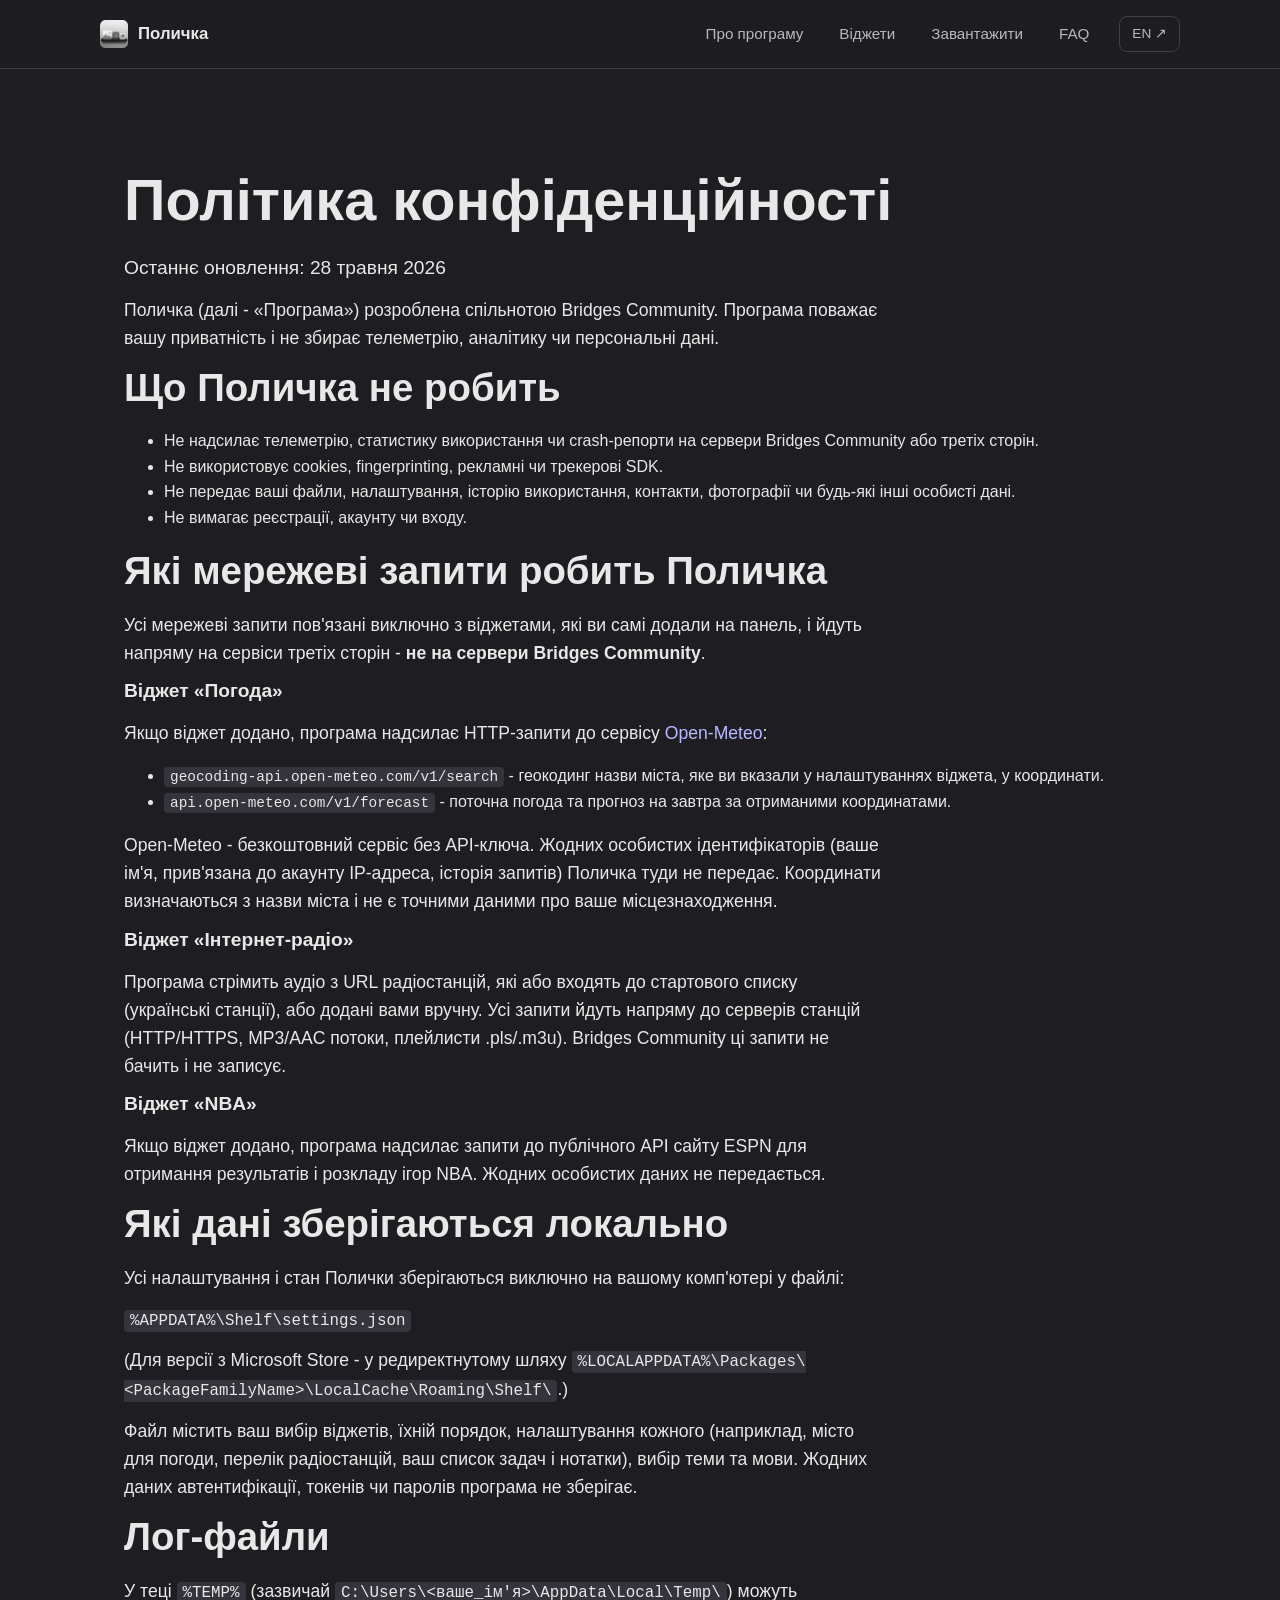
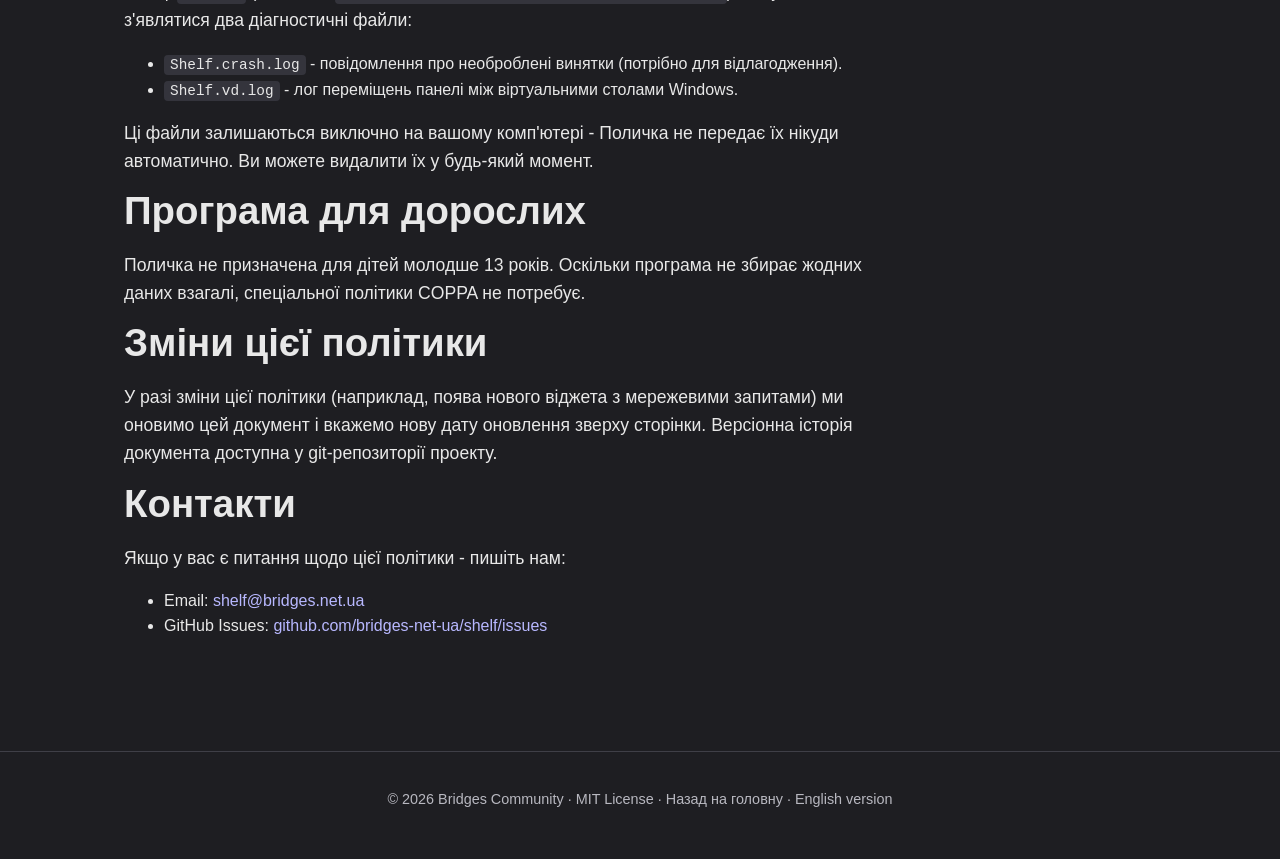
<file: docs/privacy/index.html>
<!DOCTYPE html>
<html lang="uk">
<head>
  <meta charset="UTF-8">
  <meta name="viewport" content="width=device-width, initial-scale=1.0">
  <title>Політика конфіденційності - Поличка</title>
  <meta name="description" content="Політика конфіденційності Поличка - док-панель з віджетами для робочого столу Windows. Жодної телеметрії, жодних персональних даних.">
  <meta name="author" content="Bridges Community">
  <meta name="theme-color" content="#1E1E22">

  <link rel="icon" type="image/x-icon" href="../assets/favicon.ico">
  <link rel="alternate" hreflang="uk" href="https://shelf.bridges.net.ua/privacy/">
  <link rel="alternate" hreflang="en" href="https://shelf.bridges.net.ua/privacy/en/">
  <link rel="canonical" href="https://shelf.bridges.net.ua/privacy/">
  <link rel="stylesheet" href="../style.css">
</head>
<body>

<header class="site-header">
  <div class="container nav">
    <a href="../" class="brand">
      <img src="../assets/logo.png" alt="" aria-hidden="true">
      <span>Поличка</span>
    </a>
    <nav class="nav-links" aria-label="Основне меню">
      <a href="../#about">Про програму</a>
      <a href="../#widgets">Віджети</a>
      <a href="../#download">Завантажити</a>
      <a href="../#faq">FAQ</a>
      <a href="en/" class="lang-switch" lang="en">EN ↗</a>
    </nav>
  </div>
</header>

<main>
  <section class="about">
    <div class="container">
      <h1>Політика конфіденційності</h1>
      <p class="lead">Останнє оновлення: 28 травня 2026</p>

      <p>Поличка (далі - «Програма») розроблена спільнотою Bridges Community. Програма поважає вашу приватність і не збирає телеметрію, аналітику чи персональні дані.</p>

      <h2>Що Поличка не робить</h2>
      <ul>
        <li>Не надсилає телеметрію, статистику використання чи crash-репорти на сервери Bridges Community або третіх сторін.</li>
        <li>Не використовує cookies, fingerprinting, рекламні чи трекерові SDK.</li>
        <li>Не передає ваші файли, налаштування, історію використання, контакти, фотографії чи будь-які інші особисті дані.</li>
        <li>Не вимагає реєстрації, акаунту чи входу.</li>
      </ul>

      <h2>Які мережеві запити робить Поличка</h2>
      <p>Усі мережеві запити пов'язані виключно з віджетами, які ви самі додали на панель, і йдуть напряму на сервіси третіх сторін - <strong>не на сервери Bridges Community</strong>.</p>

      <h3>Віджет «Погода»</h3>
      <p>Якщо віджет додано, програма надсилає HTTP-запити до сервісу <a href="https://open-meteo.com/">Open-Meteo</a>:</p>
      <ul>
        <li><code>geocoding-api.open-meteo.com/v1/search</code> - геокодинг назви міста, яке ви вказали у налаштуваннях віджета, у координати.</li>
        <li><code>api.open-meteo.com/v1/forecast</code> - поточна погода та прогноз на завтра за отриманими координатами.</li>
      </ul>
      <p>Open-Meteo - безкоштовний сервіс без API-ключа. Жодних особистих ідентифікаторів (ваше ім'я, прив'язана до акаунту IP-адреса, історія запитів) Поличка туди не передає. Координати визначаються з назви міста і не є точними даними про ваше місцезнаходження.</p>

      <h3>Віджет «Інтернет-радіо»</h3>
      <p>Програма стрімить аудіо з URL радіостанцій, які або входять до стартового списку (українські станції), або додані вами вручну. Усі запити йдуть напряму до серверів станцій (HTTP/HTTPS, MP3/AAC потоки, плейлисти .pls/.m3u). Bridges Community ці запити не бачить і не записує.</p>

      <h3>Віджет «NBA»</h3>
      <p>Якщо віджет додано, програма надсилає запити до публічного API сайту ESPN для отримання результатів і розкладу ігор NBA. Жодних особистих даних не передається.</p>

      <h2>Які дані зберігаються локально</h2>
      <p>Усі налаштування і стан Полички зберігаються виключно на вашому комп'ютері у файлі:</p>
      <p><code>%APPDATA%\Shelf\settings.json</code></p>
      <p>(Для версії з Microsoft Store - у редиректнутому шляху <code>%LOCALAPPDATA%\Packages\&lt;PackageFamilyName&gt;\LocalCache\Roaming\Shelf\</code>.)</p>
      <p>Файл містить ваш вибір віджетів, їхній порядок, налаштування кожного (наприклад, місто для погоди, перелік радіостанцій, ваш список задач і нотатки), вибір теми та мови. Жодних даних автентифікації, токенів чи паролів програма не зберігає.</p>

      <h2>Лог-файли</h2>
      <p>У теці <code>%TEMP%</code> (зазвичай <code>C:\Users\&lt;ваше_ім'я&gt;\AppData\Local\Temp\</code>) можуть з'являтися два діагностичні файли:</p>
      <ul>
        <li><code>Shelf.crash.log</code> - повідомлення про необроблені винятки (потрібно для відлагодження).</li>
        <li><code>Shelf.vd.log</code> - лог переміщень панелі між віртуальними столами Windows.</li>
      </ul>
      <p>Ці файли залишаються виключно на вашому комп'ютері - Поличка не передає їх нікуди автоматично. Ви можете видалити їх у будь-який момент.</p>

      <h2>Програма для дорослих</h2>
      <p>Поличка не призначена для дітей молодше 13 років. Оскільки програма не збирає жодних даних взагалі, спеціальної політики COPPA не потребує.</p>

      <h2>Зміни цієї політики</h2>
      <p>У разі зміни цієї політики (наприклад, поява нового віджета з мережевими запитами) ми оновимо цей документ і вкажемо нову дату оновлення зверху сторінки. Версіонна історія документа доступна у git-репозиторії проекту.</p>

      <h2>Контакти</h2>
      <p>Якщо у вас є питання щодо цієї політики - пишіть нам:</p>
      <ul>
        <li>Email: <a href="mailto:shelf@bridges.net.ua">shelf@bridges.net.ua</a></li>
        <li>GitHub Issues: <a href="https://github.com/bridges-net-ua/shelf/issues">github.com/bridges-net-ua/shelf/issues</a></li>
      </ul>
    </div>
  </section>
</main>

<footer class="site-footer">
  <div class="container">
    <p>© 2026 Bridges Community · <a href="https://github.com/bridges-net-ua/shelf/blob/main/LICENSE">MIT License</a> · <a href="../">Назад на головну</a> · <a href="en/" lang="en">English version</a></p>
  </div>
</footer>

</body>
</html>
</file>
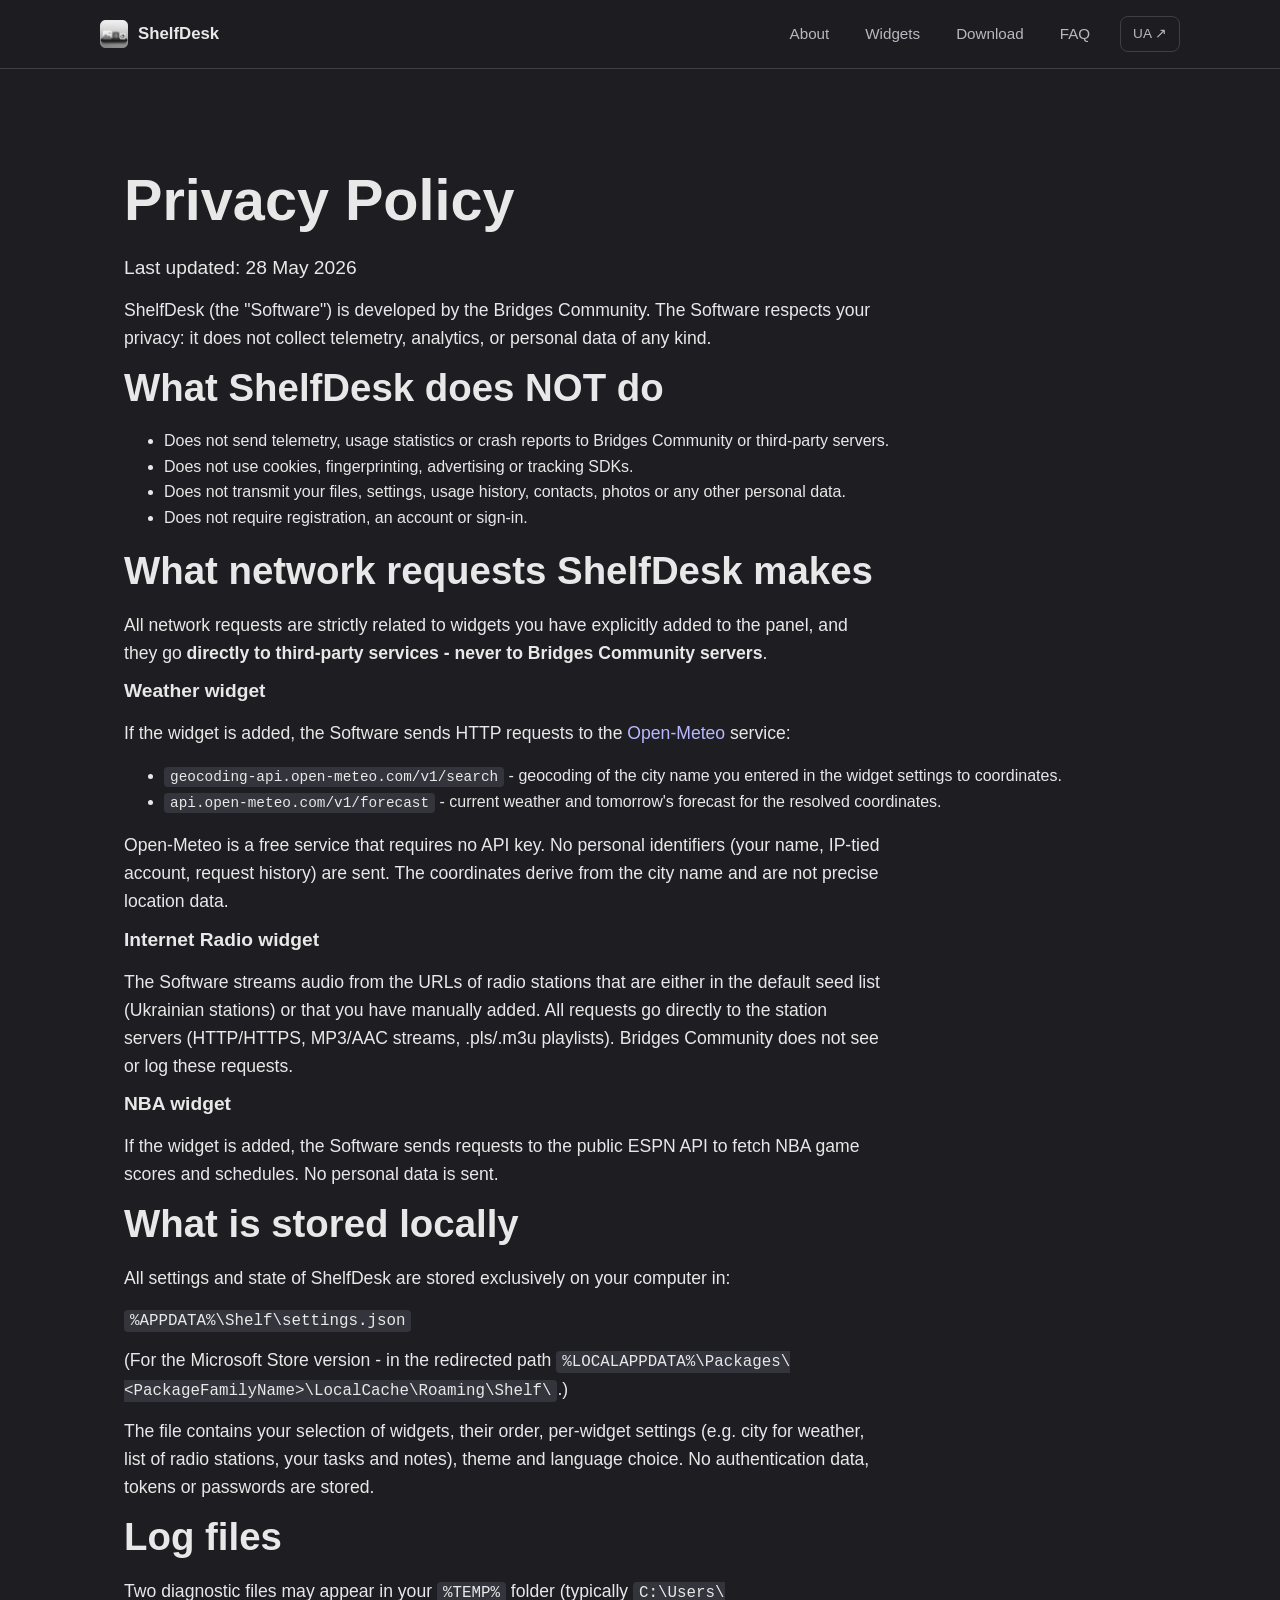
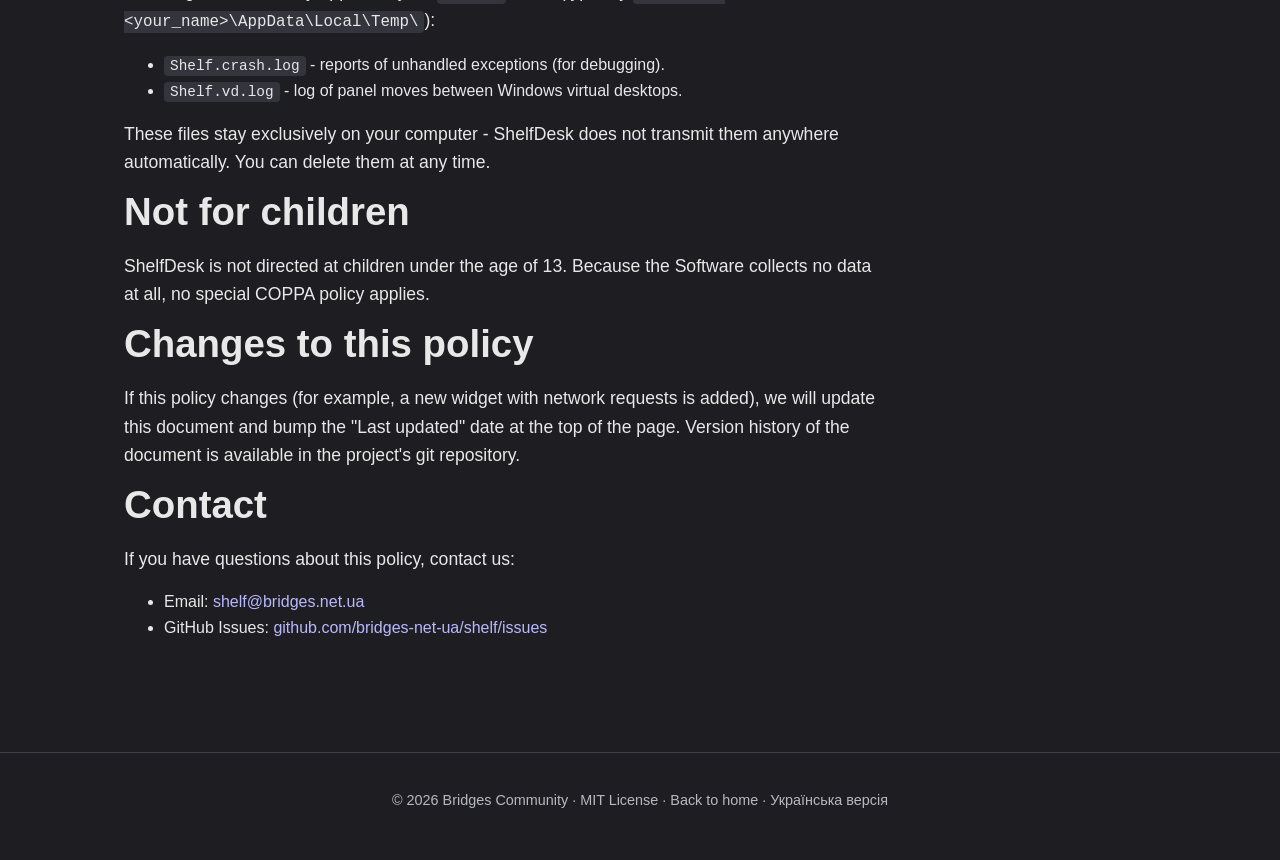
<file: docs/privacy/en/index.html>
<!DOCTYPE html>
<html lang="en">
<head>
  <meta charset="UTF-8">
  <meta name="viewport" content="width=device-width, initial-scale=1.0">
  <title>Privacy Policy - ShelfDesk</title>
  <meta name="description" content="ShelfDesk privacy policy - widget dock for the Windows desktop. No telemetry, no personal data collection.">
  <meta name="author" content="Bridges Community">
  <meta name="theme-color" content="#1E1E22">

  <link rel="icon" type="image/x-icon" href="../../assets/favicon.ico">
  <link rel="alternate" hreflang="uk" href="https://shelf.bridges.net.ua/privacy/">
  <link rel="alternate" hreflang="en" href="https://shelf.bridges.net.ua/privacy/en/">
  <link rel="canonical" href="https://shelf.bridges.net.ua/privacy/en/">
  <link rel="stylesheet" href="../../style.css">
</head>
<body>

<header class="site-header">
  <div class="container nav">
    <a href="../../en/" class="brand">
      <img src="../../assets/logo.png" alt="" aria-hidden="true">
      <span>ShelfDesk</span>
    </a>
    <nav class="nav-links" aria-label="Main menu">
      <a href="../../en/#about">About</a>
      <a href="../../en/#widgets">Widgets</a>
      <a href="../../en/#download">Download</a>
      <a href="../../en/#faq">FAQ</a>
      <a href="../" class="lang-switch" lang="uk">UA ↗</a>
    </nav>
  </div>
</header>

<main>
  <section class="about">
    <div class="container">
      <h1>Privacy Policy</h1>
      <p class="lead">Last updated: 28 May 2026</p>

      <p>ShelfDesk (the "Software") is developed by the Bridges Community. The Software respects your privacy: it does not collect telemetry, analytics, or personal data of any kind.</p>

      <h2>What ShelfDesk does NOT do</h2>
      <ul>
        <li>Does not send telemetry, usage statistics or crash reports to Bridges Community or third-party servers.</li>
        <li>Does not use cookies, fingerprinting, advertising or tracking SDKs.</li>
        <li>Does not transmit your files, settings, usage history, contacts, photos or any other personal data.</li>
        <li>Does not require registration, an account or sign-in.</li>
      </ul>

      <h2>What network requests ShelfDesk makes</h2>
      <p>All network requests are strictly related to widgets you have explicitly added to the panel, and they go <strong>directly to third-party services - never to Bridges Community servers</strong>.</p>

      <h3>Weather widget</h3>
      <p>If the widget is added, the Software sends HTTP requests to the <a href="https://open-meteo.com/">Open-Meteo</a> service:</p>
      <ul>
        <li><code>geocoding-api.open-meteo.com/v1/search</code> - geocoding of the city name you entered in the widget settings to coordinates.</li>
        <li><code>api.open-meteo.com/v1/forecast</code> - current weather and tomorrow's forecast for the resolved coordinates.</li>
      </ul>
      <p>Open-Meteo is a free service that requires no API key. No personal identifiers (your name, IP-tied account, request history) are sent. The coordinates derive from the city name and are not precise location data.</p>

      <h3>Internet Radio widget</h3>
      <p>The Software streams audio from the URLs of radio stations that are either in the default seed list (Ukrainian stations) or that you have manually added. All requests go directly to the station servers (HTTP/HTTPS, MP3/AAC streams, .pls/.m3u playlists). Bridges Community does not see or log these requests.</p>

      <h3>NBA widget</h3>
      <p>If the widget is added, the Software sends requests to the public ESPN API to fetch NBA game scores and schedules. No personal data is sent.</p>

      <h2>What is stored locally</h2>
      <p>All settings and state of ShelfDesk are stored exclusively on your computer in:</p>
      <p><code>%APPDATA%\Shelf\settings.json</code></p>
      <p>(For the Microsoft Store version - in the redirected path <code>%LOCALAPPDATA%\Packages\&lt;PackageFamilyName&gt;\LocalCache\Roaming\Shelf\</code>.)</p>
      <p>The file contains your selection of widgets, their order, per-widget settings (e.g. city for weather, list of radio stations, your tasks and notes), theme and language choice. No authentication data, tokens or passwords are stored.</p>

      <h2>Log files</h2>
      <p>Two diagnostic files may appear in your <code>%TEMP%</code> folder (typically <code>C:\Users\&lt;your_name&gt;\AppData\Local\Temp\</code>):</p>
      <ul>
        <li><code>Shelf.crash.log</code> - reports of unhandled exceptions (for debugging).</li>
        <li><code>Shelf.vd.log</code> - log of panel moves between Windows virtual desktops.</li>
      </ul>
      <p>These files stay exclusively on your computer - ShelfDesk does not transmit them anywhere automatically. You can delete them at any time.</p>

      <h2>Not for children</h2>
      <p>ShelfDesk is not directed at children under the age of 13. Because the Software collects no data at all, no special COPPA policy applies.</p>

      <h2>Changes to this policy</h2>
      <p>If this policy changes (for example, a new widget with network requests is added), we will update this document and bump the "Last updated" date at the top of the page. Version history of the document is available in the project's git repository.</p>

      <h2>Contact</h2>
      <p>If you have questions about this policy, contact us:</p>
      <ul>
        <li>Email: <a href="mailto:shelf@bridges.net.ua">shelf@bridges.net.ua</a></li>
        <li>GitHub Issues: <a href="https://github.com/bridges-net-ua/shelf/issues">github.com/bridges-net-ua/shelf/issues</a></li>
      </ul>
    </div>
  </section>
</main>

<footer class="site-footer">
  <div class="container">
    <p>© 2026 Bridges Community · <a href="https://github.com/bridges-net-ua/shelf/blob/main/LICENSE">MIT License</a> · <a href="../../en/">Back to home</a> · <a href="../" lang="uk">Українська версія</a></p>
  </div>
</footer>

</body>
</html>
</file>
<file: docs/style.css>
/* ====================================================
   Shelf landing page - dark theme matching the app
   ==================================================== */

:root {
  --bg:            #1E1E22;
  --surface:       #2A2A30;
  --surface-2:     #34343C;
  --border:        #3F3F47;
  --text:          #E8E8E8;
  --text-secondary:#B8B8C0;
  --text-muted:    #8A8A92;
  --accent:        #5C5C62;
  --accent-hover:  #7A7A82;
  --accent-glow:   rgba(122, 122, 130, 0.25);
  --link:          #B8B8FF;
  --link-hover:    #DCDCFF;
  --shadow-md:     0 8px 24px rgba(0, 0, 0, 0.4);
  --shadow-lg:     0 20px 48px rgba(0, 0, 0, 0.5);
  --radius:        12px;
  --radius-sm:     8px;
  --font:          'Segoe UI', -apple-system, BlinkMacSystemFont, 'Helvetica Neue', Arial, sans-serif;
}

* { box-sizing: border-box; }

html { scroll-behavior: smooth; }

body {
  margin: 0;
  padding: 0;
  background: var(--bg);
  color: var(--text);
  font-family: var(--font);
  font-size: 16px;
  line-height: 1.6;
  -webkit-font-smoothing: antialiased;
  text-rendering: optimizeLegibility;
}

a {
  color: var(--link);
  text-decoration: none;
  transition: color 0.15s ease;
}
a:hover { color: var(--link-hover); }

h1, h2, h3 { line-height: 1.25; margin: 0 0 16px; font-weight: 600; }
h1 { font-size: clamp(2.4rem, 5vw, 3.6rem); }
h2 { font-size: clamp(1.8rem, 3.5vw, 2.4rem); margin-top: 0; }
h3 { font-size: 1.2rem; }
p { margin: 0 0 12px; color: var(--text-secondary); }

/* ===================== Layout ===================== */

.container {
  max-width: 1080px;
  margin: 0 auto;
  padding: 0 24px;
}

section {
  padding: 96px 0;
  border-top: 1px solid var(--border);
}
section:first-of-type { border-top: none; }

/* ===================== Header / Nav ===================== */

.site-header {
  position: sticky;
  top: 0;
  z-index: 50;
  background: rgba(30, 30, 34, 0.85);
  backdrop-filter: blur(12px);
  -webkit-backdrop-filter: blur(12px);
  border-bottom: 1px solid var(--border);
}

.nav {
  display: flex;
  align-items: center;
  justify-content: space-between;
  padding: 14px 0;
}

.brand {
  display: flex;
  align-items: center;
  gap: 10px;
  font-weight: 600;
  font-size: 1.05rem;
  color: var(--text);
}
.brand img {
  width: 28px;
  height: 28px;
}

.nav-links {
  display: flex;
  gap: 8px;
  align-items: center;
}
.nav-links a {
  padding: 8px 14px;
  border-radius: var(--radius-sm);
  color: var(--text-secondary);
  font-size: 0.95rem;
  transition: background 0.15s ease, color 0.15s ease;
}
.nav-links a:hover {
  background: var(--surface-2);
  color: var(--text);
}
.nav-links .lang-switch {
  margin-left: 8px;
  padding: 6px 12px;
  border: 1px solid var(--border);
  border-radius: var(--radius-sm);
  font-size: 0.85rem;
  font-weight: 500;
}

@media (max-width: 720px) {
  .nav-links a:not(.lang-switch) { display: none; }
}

/* ===================== Hero ===================== */

.hero {
  padding: 120px 0 96px;
  text-align: center;
  border-top: none;
}
.hero-logo {
  width: 128px;
  height: 128px;
  margin-bottom: 24px;
  filter: drop-shadow(0 4px 24px var(--accent-glow));
}
.hero h1 {
  margin-bottom: 12px;
  background: linear-gradient(135deg, var(--text) 0%, var(--text-secondary) 100%);
  -webkit-background-clip: text;
  -webkit-text-fill-color: transparent;
  background-clip: text;
}
.hero .tagline {
  font-size: clamp(1.05rem, 2.2vw, 1.3rem);
  color: var(--text-secondary);
  max-width: 640px;
  margin: 0 auto 32px;
}
.hero-actions {
  display: flex;
  flex-wrap: wrap;
  gap: 14px;
  justify-content: center;
}

/* ===================== Buttons ===================== */

.btn {
  display: inline-flex;
  align-items: center;
  gap: 10px;
  padding: 14px 26px;
  border-radius: var(--radius-sm);
  font-size: 1rem;
  font-weight: 500;
  text-decoration: none;
  transition: transform 0.1s ease, background 0.15s ease, border-color 0.15s ease;
  cursor: pointer;
  border: 1px solid transparent;
}
.btn:active { transform: translateY(1px); }

.btn-primary {
  background: var(--accent);
  color: #fff;
  border-color: var(--accent);
  box-shadow: var(--shadow-md);
}
.btn-primary:hover {
  background: var(--accent-hover);
  border-color: var(--accent-hover);
  color: #fff;
}

.btn-secondary {
  background: var(--surface);
  color: var(--text);
  border-color: var(--border);
}
.btn-secondary:hover {
  background: var(--surface-2);
  border-color: var(--accent-hover);
  color: var(--text);
}

.btn .icon { width: 18px; height: 18px; }

/* ===================== About ===================== */

.about p {
  font-size: 1.1rem;
  max-width: 760px;
  color: var(--text);
}
.about .lead {
  color: var(--text);
  font-size: 1.2rem;
}

/* ===================== Widgets grid ===================== */

.widgets-grid {
  display: grid;
  grid-template-columns: repeat(auto-fit, minmax(220px, 1fr));
  gap: 18px;
  margin-top: 36px;
}
.widget-card {
  background: var(--surface);
  border: 1px solid var(--border);
  border-radius: var(--radius);
  padding: 24px;
  transition: transform 0.15s ease, border-color 0.15s ease, background 0.15s ease;
}
.widget-card:hover {
  transform: translateY(-2px);
  border-color: var(--accent-hover);
  background: var(--surface-2);
}
.widget-card .widget-icon {
  width: 32px;
  height: 32px;
  margin-bottom: 14px;
  color: var(--accent-hover);
}
.widget-card h3 {
  margin: 0 0 8px;
  font-size: 1.1rem;
  color: var(--text);
}
.widget-card p {
  margin: 0;
  font-size: 0.92rem;
  color: var(--text-muted);
  line-height: 1.5;
}

/* ===================== Screenshots ===================== */

.screenshots {
  display: grid;
  grid-template-columns: repeat(auto-fit, minmax(280px, 1fr));
  gap: 20px;
  margin-top: 36px;
}
.screenshot {
  background: var(--surface);
  border: 1px solid var(--border);
  border-radius: var(--radius);
  overflow: hidden;
  box-shadow: var(--shadow-md);
  transition: transform 0.15s ease, box-shadow 0.15s ease;
}
.screenshot:hover {
  transform: translateY(-2px);
  box-shadow: var(--shadow-lg);
}
.screenshot img {
  width: 100%;
  height: auto;
  display: block;
}
.screenshot figcaption {
  padding: 14px 18px;
  color: var(--text-muted);
  font-size: 0.9rem;
  border-top: 1px solid var(--border);
  background: var(--surface);
}

/* ===================== Download ===================== */

.download-box {
  background: var(--surface);
  border: 1px solid var(--border);
  border-radius: var(--radius);
  padding: 36px;
  margin-top: 28px;
  text-align: center;
}
.download-box .platforms {
  display: flex;
  flex-wrap: wrap;
  justify-content: center;
  gap: 24px;
  margin: 24px 0;
  color: var(--text-muted);
  font-size: 0.95rem;
}
.download-box .platforms span { display: inline-flex; align-items: center; gap: 6px; }

/* ===================== FAQ ===================== */

.faq {
  margin-top: 28px;
}
.faq details {
  background: var(--surface);
  border: 1px solid var(--border);
  border-radius: var(--radius-sm);
  margin-bottom: 12px;
  padding: 18px 22px;
  transition: border-color 0.15s ease;
}
.faq details[open] {
  border-color: var(--accent-hover);
}
.faq summary {
  cursor: pointer;
  font-weight: 500;
  color: var(--text);
  list-style: none;
  display: flex;
  justify-content: space-between;
  align-items: center;
}
.faq summary::-webkit-details-marker { display: none; }
.faq summary::after {
  content: '+';
  color: var(--text-muted);
  font-size: 1.5rem;
  line-height: 1;
  transition: transform 0.2s ease;
}
.faq details[open] summary::after {
  content: '−';
}
.faq details p {
  margin: 14px 0 0;
  color: var(--text-secondary);
}

/* ===================== About / Contacts ===================== */

.contacts {
  display: grid;
  grid-template-columns: repeat(auto-fit, minmax(240px, 1fr));
  gap: 18px;
  margin-top: 28px;
}
.contact-card {
  background: var(--surface);
  border: 1px solid var(--border);
  border-radius: var(--radius);
  padding: 22px;
}
.contact-card h3 {
  font-size: 1rem;
  margin: 0 0 8px;
  color: var(--text-secondary);
  text-transform: uppercase;
  letter-spacing: 0.06em;
}
.contact-card a {
  font-size: 1.05rem;
  word-break: break-all;
}

/* ===================== Footer ===================== */

.site-footer {
  border-top: 1px solid var(--border);
  padding: 36px 0;
  text-align: center;
  color: var(--text-muted);
  font-size: 0.9rem;
}
.site-footer a {
  color: var(--text-secondary);
}
.site-footer a:hover {
  color: var(--text);
}

/* ===================== Misc ===================== */

code {
  background: var(--surface-2);
  padding: 2px 6px;
  border-radius: 4px;
  font-family: 'Cascadia Code', 'Consolas', 'Courier New', monospace;
  font-size: 0.9em;
  color: var(--text);
}

::selection {
  background: var(--accent);
  color: #fff;
}

/* Subtle scrollbar (Webkit) */
::-webkit-scrollbar { width: 10px; height: 10px; }
::-webkit-scrollbar-track { background: var(--bg); }
::-webkit-scrollbar-thumb {
  background: var(--surface-2);
  border-radius: 5px;
}
::-webkit-scrollbar-thumb:hover {
  background: var(--accent-hover);
}
</file>
